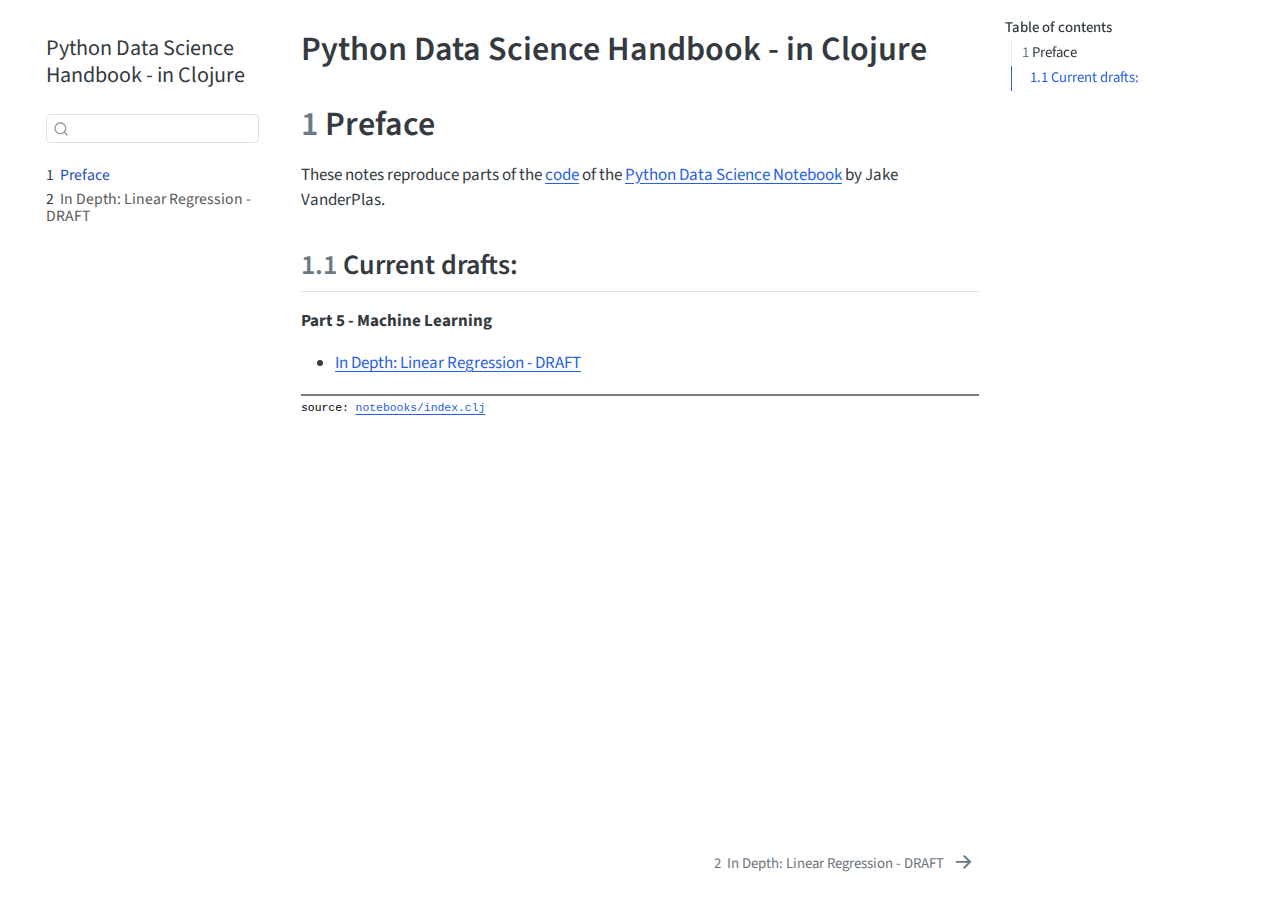
<file: docs/index.html>
<!DOCTYPE html>
<html xmlns="http://www.w3.org/1999/xhtml" lang="en" xml:lang="en"><head>

<meta charset="utf-8">
<meta name="generator" content="quarto-1.5.10">

<meta name="viewport" content="width=device-width, initial-scale=1.0, user-scalable=yes">


<title>Python Data Science Handbook - in Clojure</title>
<style>
code{white-space: pre-wrap;}
span.smallcaps{font-variant: small-caps;}
div.columns{display: flex; gap: min(4vw, 1.5em);}
div.column{flex: auto; overflow-x: auto;}
div.hanging-indent{margin-left: 1.5em; text-indent: -1.5em;}
ul.task-list{list-style: none;}
ul.task-list li input[type="checkbox"] {
  width: 0.8em;
  margin: 0 0.8em 0.2em -1em; /* quarto-specific, see https://github.com/quarto-dev/quarto-cli/issues/4556 */ 
  vertical-align: middle;
}
</style>


<script src="site_libs/quarto-nav/quarto-nav.js"></script>
<script src="site_libs/quarto-nav/headroom.min.js"></script>
<script src="site_libs/clipboard/clipboard.min.js"></script>
<script src="site_libs/quarto-search/autocomplete.umd.js"></script>
<script src="site_libs/quarto-search/fuse.min.js"></script>
<script src="site_libs/quarto-search/quarto-search.js"></script>
<meta name="quarto:offset" content="./">
<link href="./pdshic.05_06_linear_regression.html" rel="next">
<script src="site_libs/quarto-html/quarto.js"></script>
<script src="site_libs/quarto-html/popper.min.js"></script>
<script src="site_libs/quarto-html/tippy.umd.min.js"></script>
<script src="site_libs/quarto-html/anchor.min.js"></script>
<link href="site_libs/quarto-html/tippy.css" rel="stylesheet">
<link href="site_libs/quarto-html/quarto-syntax-highlighting.css" rel="stylesheet" id="quarto-text-highlighting-styles">
<script src="site_libs/bootstrap/bootstrap.min.js"></script>
<link href="site_libs/bootstrap/bootstrap-icons.css" rel="stylesheet">
<link href="site_libs/bootstrap/bootstrap.min.css" rel="stylesheet" id="quarto-bootstrap" data-mode="light">
<script id="quarto-search-options" type="application/json">{
  "location": "sidebar",
  "copy-button": false,
  "collapse-after": 3,
  "panel-placement": "start",
  "type": "textbox",
  "limit": 50,
  "keyboard-shortcut": [
    "f",
    "/",
    "s"
  ],
  "show-item-context": false,
  "language": {
    "search-no-results-text": "No results",
    "search-matching-documents-text": "matching documents",
    "search-copy-link-title": "Copy link to search",
    "search-hide-matches-text": "Hide additional matches",
    "search-more-match-text": "more match in this document",
    "search-more-matches-text": "more matches in this document",
    "search-clear-button-title": "Clear",
    "search-text-placeholder": "",
    "search-detached-cancel-button-title": "Cancel",
    "search-submit-button-title": "Submit",
    "search-label": "Search"
  }
}</script>
<link rel="icon" href="data:,">


</head>

<body class="nav-sidebar floating">

<div id="quarto-search-results"></div>
  <header id="quarto-header" class="headroom fixed-top">
  <nav class="quarto-secondary-nav">
    <div class="container-fluid d-flex">
      <button type="button" class="quarto-btn-toggle btn" data-bs-toggle="collapse" data-bs-target=".quarto-sidebar-collapse-item" aria-controls="quarto-sidebar" aria-expanded="false" aria-label="Toggle sidebar navigation" onclick="if (window.quartoToggleHeadroom) { window.quartoToggleHeadroom(); }">
        <i class="bi bi-layout-text-sidebar-reverse"></i>
      </button>
        <nav class="quarto-page-breadcrumbs" aria-label="breadcrumb"><ol class="breadcrumb"><li class="breadcrumb-item"><a href="./index.html"><span class="chapter-number">1</span>&nbsp; <span class="chapter-title">Preface</span></a></li></ol></nav>
        <a class="flex-grow-1" role="button" data-bs-toggle="collapse" data-bs-target=".quarto-sidebar-collapse-item" aria-controls="quarto-sidebar" aria-expanded="false" aria-label="Toggle sidebar navigation" onclick="if (window.quartoToggleHeadroom) { window.quartoToggleHeadroom(); }">      
        </a>
      <button type="button" class="btn quarto-search-button" aria-label="" onclick="window.quartoOpenSearch();">
        <i class="bi bi-search"></i>
      </button>
    </div>
  </nav>
</header>
<!-- content -->
<div id="quarto-content" class="quarto-container page-columns page-rows-contents page-layout-article">
<!-- sidebar -->
  <nav id="quarto-sidebar" class="sidebar collapse collapse-horizontal quarto-sidebar-collapse-item sidebar-navigation floating overflow-auto">
    <div class="pt-lg-2 mt-2 text-left sidebar-header">
    <div class="sidebar-title mb-0 py-0">
      <a href="./">Python Data Science Handbook - in Clojure</a> 
    </div>
      </div>
        <div class="mt-2 flex-shrink-0 align-items-center">
        <div class="sidebar-search">
        <div id="quarto-search" class="" title="Search"></div>
        </div>
        </div>
    <div class="sidebar-menu-container"> 
    <ul class="list-unstyled mt-1">
        <li class="sidebar-item">
  <div class="sidebar-item-container"> 
  <a href="./index.html" class="sidebar-item-text sidebar-link active">
 <span class="menu-text"><span class="chapter-number">1</span>&nbsp; <span class="chapter-title">Preface</span></span></a>
  </div>
</li>
        <li class="sidebar-item">
  <div class="sidebar-item-container"> 
  <a href="./pdshic.05_06_linear_regression.html" class="sidebar-item-text sidebar-link">
 <span class="menu-text"><span class="chapter-number">2</span>&nbsp; <span class="chapter-title">In Depth: Linear Regression - DRAFT</span></span></a>
  </div>
</li>
    </ul>
    </div>
</nav>
<div id="quarto-sidebar-glass" class="quarto-sidebar-collapse-item" data-bs-toggle="collapse" data-bs-target=".quarto-sidebar-collapse-item"></div>
<!-- margin-sidebar -->
    <div id="quarto-margin-sidebar" class="sidebar margin-sidebar">
        <nav id="TOC" role="doc-toc" class="toc-active">
    <h2 id="toc-title">Table of contents</h2>
   
  <ul>
  <li><a href="#preface" id="toc-preface" class="nav-link active" data-scroll-target="#preface"><span class="header-section-number">1</span> Preface</a>
  <ul>
  <li><a href="#current-drafts" id="toc-current-drafts" class="nav-link" data-scroll-target="#current-drafts"><span class="header-section-number">1.1</span> Current drafts:</a></li>
  </ul></li>
  </ul>
</nav>
    </div>
<!-- main -->
<main class="content" id="quarto-document-content">

<header id="title-block-header" class="quarto-title-block default">
<div class="quarto-title">
<h1 class="title">Python Data Science Handbook - in Clojure</h1>
</div>



<div class="quarto-title-meta">

    
  
    
  </div>
  


</header>


<style></style>
<style>.printedClojure .sourceCode {
  background-color: transparent;
  border-style: none;
}
</style>
<style>.clay-limit-image-width .clay-image {max-width: 100%}
</style>
<script src="index_files/md-default0.js" type="text/javascript"></script>
<script src="index_files/md-default1.js" type="text/javascript"></script>
<section id="preface" class="level1" data-number="1">
<h1 data-number="1"><span class="header-section-number">1</span> Preface</h1>
<p>These notes reproduce parts of the <a href="https://github.com/jakevdp/PythonDataScienceHandbook">code</a> of the <a href="https://jakevdp.github.io/PythonDataScienceHandbook/">Python Data Science Notebook</a> by Jake VanderPlas.</p>
<section id="current-drafts" class="level2" data-number="1.1">
<h2 data-number="1.1" class="anchored" data-anchor-id="current-drafts"><span class="header-section-number">1.1</span> Current drafts:</h2>
<p><strong>Part 5 - Machine Learning</strong></p>
<ul>
<li><a href="./pdshic.05_06_linear_regression.html">In Depth: Linear Regression - DRAFT</a></li>
</ul>
<div style="background-color:grey;height:2px;width:100%;"></div>
<div><pre><small><small>source: <a href="https://github.com/scicloj/python-data-science-handbook-in-clojure/blob/main/notebooks/index.clj">notebooks/index.clj</a></small></small></pre></div>


</section>
</section>

</main> <!-- /main -->
<script id="quarto-html-after-body" type="application/javascript">
window.document.addEventListener("DOMContentLoaded", function (event) {
  const toggleBodyColorMode = (bsSheetEl) => {
    const mode = bsSheetEl.getAttribute("data-mode");
    const bodyEl = window.document.querySelector("body");
    if (mode === "dark") {
      bodyEl.classList.add("quarto-dark");
      bodyEl.classList.remove("quarto-light");
    } else {
      bodyEl.classList.add("quarto-light");
      bodyEl.classList.remove("quarto-dark");
    }
  }
  const toggleBodyColorPrimary = () => {
    const bsSheetEl = window.document.querySelector("link#quarto-bootstrap");
    if (bsSheetEl) {
      toggleBodyColorMode(bsSheetEl);
    }
  }
  toggleBodyColorPrimary();  
  const icon = "";
  const anchorJS = new window.AnchorJS();
  anchorJS.options = {
    placement: 'right',
    icon: icon
  };
  anchorJS.add('.anchored');
  const isCodeAnnotation = (el) => {
    for (const clz of el.classList) {
      if (clz.startsWith('code-annotation-')) {                     
        return true;
      }
    }
    return false;
  }
  const clipboard = new window.ClipboardJS('.code-copy-button', {
    text: function(trigger) {
      const codeEl = trigger.previousElementSibling.cloneNode(true);
      for (const childEl of codeEl.children) {
        if (isCodeAnnotation(childEl)) {
          childEl.remove();
        }
      }
      return codeEl.innerText;
    }
  });
  clipboard.on('success', function(e) {
    // button target
    const button = e.trigger;
    // don't keep focus
    button.blur();
    // flash "checked"
    button.classList.add('code-copy-button-checked');
    var currentTitle = button.getAttribute("title");
    button.setAttribute("title", "Copied!");
    let tooltip;
    if (window.bootstrap) {
      button.setAttribute("data-bs-toggle", "tooltip");
      button.setAttribute("data-bs-placement", "left");
      button.setAttribute("data-bs-title", "Copied!");
      tooltip = new bootstrap.Tooltip(button, 
        { trigger: "manual", 
          customClass: "code-copy-button-tooltip",
          offset: [0, -8]});
      tooltip.show();    
    }
    setTimeout(function() {
      if (tooltip) {
        tooltip.hide();
        button.removeAttribute("data-bs-title");
        button.removeAttribute("data-bs-toggle");
        button.removeAttribute("data-bs-placement");
      }
      button.setAttribute("title", currentTitle);
      button.classList.remove('code-copy-button-checked');
    }, 1000);
    // clear code selection
    e.clearSelection();
  });
  function tippyHover(el, contentFn, onTriggerFn, onUntriggerFn) {
    const config = {
      allowHTML: true,
      maxWidth: 500,
      delay: 100,
      arrow: false,
      appendTo: function(el) {
          return el.parentElement;
      },
      interactive: true,
      interactiveBorder: 10,
      theme: 'quarto',
      placement: 'bottom-start',
    };
    if (contentFn) {
      config.content = contentFn;
    }
    if (onTriggerFn) {
      config.onTrigger = onTriggerFn;
    }
    if (onUntriggerFn) {
      config.onUntrigger = onUntriggerFn;
    }
    window.tippy(el, config); 
  }
  const noterefs = window.document.querySelectorAll('a[role="doc-noteref"]');
  for (var i=0; i<noterefs.length; i++) {
    const ref = noterefs[i];
    tippyHover(ref, function() {
      // use id or data attribute instead here
      let href = ref.getAttribute('data-footnote-href') || ref.getAttribute('href');
      try { href = new URL(href).hash; } catch {}
      const id = href.replace(/^#\/?/, "");
      const note = window.document.getElementById(id);
      return note.innerHTML;
    });
  }
  const xrefs = window.document.querySelectorAll('a.quarto-xref');
  const processXRef = (id, note) => {
    // Strip column container classes
    const stripColumnClz = (el) => {
      el.classList.remove("page-full", "page-columns");
      if (el.children) {
        for (const child of el.children) {
          stripColumnClz(child);
        }
      }
    }
    stripColumnClz(note)
    if (id === null || id.startsWith('sec-')) {
      // Special case sections, only their first couple elements
      const container = document.createElement("div");
      if (note.children && note.children.length > 2) {
        container.appendChild(note.children[0].cloneNode(true));
        for (let i = 1; i < note.children.length; i++) {
          const child = note.children[i];
          if (child.tagName === "P" && child.innerText === "") {
            continue;
          } else {
            container.appendChild(child.cloneNode(true));
            break;
          }
        }
        if (window.Quarto?.typesetMath) {
          window.Quarto.typesetMath(container);
        }
        return container.innerHTML
      } else {
        if (window.Quarto?.typesetMath) {
          window.Quarto.typesetMath(note);
        }
        return note.innerHTML;
      }
    } else {
      // Remove any anchor links if they are present
      const anchorLink = note.querySelector('a.anchorjs-link');
      if (anchorLink) {
        anchorLink.remove();
      }
      if (window.Quarto?.typesetMath) {
        window.Quarto.typesetMath(note);
      }
      // TODO in 1.5, we should make sure this works without a callout special case
      if (note.classList.contains("callout")) {
        return note.outerHTML;
      } else {
        return note.innerHTML;
      }
    }
  }
  for (var i=0; i<xrefs.length; i++) {
    const xref = xrefs[i];
    tippyHover(xref, undefined, function(instance) {
      instance.disable();
      let url = xref.getAttribute('href');
      let hash = undefined; 
      if (url.startsWith('#')) {
        hash = url;
      } else {
        try { hash = new URL(url).hash; } catch {}
      }
      if (hash) {
        const id = hash.replace(/^#\/?/, "");
        const note = window.document.getElementById(id);
        if (note !== null) {
          try {
            const html = processXRef(id, note.cloneNode(true));
            instance.setContent(html);
          } finally {
            instance.enable();
            instance.show();
          }
        } else {
          // See if we can fetch this
          fetch(url.split('#')[0])
          .then(res => res.text())
          .then(html => {
            const parser = new DOMParser();
            const htmlDoc = parser.parseFromString(html, "text/html");
            const note = htmlDoc.getElementById(id);
            if (note !== null) {
              const html = processXRef(id, note);
              instance.setContent(html);
            } 
          }).finally(() => {
            instance.enable();
            instance.show();
          });
        }
      } else {
        // See if we can fetch a full url (with no hash to target)
        // This is a special case and we should probably do some content thinning / targeting
        fetch(url)
        .then(res => res.text())
        .then(html => {
          const parser = new DOMParser();
          const htmlDoc = parser.parseFromString(html, "text/html");
          const note = htmlDoc.querySelector('main.content');
          if (note !== null) {
            // This should only happen for chapter cross references
            // (since there is no id in the URL)
            // remove the first header
            if (note.children.length > 0 && note.children[0].tagName === "HEADER") {
              note.children[0].remove();
            }
            const html = processXRef(null, note);
            instance.setContent(html);
          } 
        }).finally(() => {
          instance.enable();
          instance.show();
        });
      }
    }, function(instance) {
    });
  }
      let selectedAnnoteEl;
      const selectorForAnnotation = ( cell, annotation) => {
        let cellAttr = 'data-code-cell="' + cell + '"';
        let lineAttr = 'data-code-annotation="' +  annotation + '"';
        const selector = 'span[' + cellAttr + '][' + lineAttr + ']';
        return selector;
      }
      const selectCodeLines = (annoteEl) => {
        const doc = window.document;
        const targetCell = annoteEl.getAttribute("data-target-cell");
        const targetAnnotation = annoteEl.getAttribute("data-target-annotation");
        const annoteSpan = window.document.querySelector(selectorForAnnotation(targetCell, targetAnnotation));
        const lines = annoteSpan.getAttribute("data-code-lines").split(",");
        const lineIds = lines.map((line) => {
          return targetCell + "-" + line;
        })
        let top = null;
        let height = null;
        let parent = null;
        if (lineIds.length > 0) {
            //compute the position of the single el (top and bottom and make a div)
            const el = window.document.getElementById(lineIds[0]);
            top = el.offsetTop;
            height = el.offsetHeight;
            parent = el.parentElement.parentElement;
          if (lineIds.length > 1) {
            const lastEl = window.document.getElementById(lineIds[lineIds.length - 1]);
            const bottom = lastEl.offsetTop + lastEl.offsetHeight;
            height = bottom - top;
          }
          if (top !== null && height !== null && parent !== null) {
            // cook up a div (if necessary) and position it 
            let div = window.document.getElementById("code-annotation-line-highlight");
            if (div === null) {
              div = window.document.createElement("div");
              div.setAttribute("id", "code-annotation-line-highlight");
              div.style.position = 'absolute';
              parent.appendChild(div);
            }
            div.style.top = top - 2 + "px";
            div.style.height = height + 4 + "px";
            div.style.left = 0;
            let gutterDiv = window.document.getElementById("code-annotation-line-highlight-gutter");
            if (gutterDiv === null) {
              gutterDiv = window.document.createElement("div");
              gutterDiv.setAttribute("id", "code-annotation-line-highlight-gutter");
              gutterDiv.style.position = 'absolute';
              const codeCell = window.document.getElementById(targetCell);
              const gutter = codeCell.querySelector('.code-annotation-gutter');
              gutter.appendChild(gutterDiv);
            }
            gutterDiv.style.top = top - 2 + "px";
            gutterDiv.style.height = height + 4 + "px";
          }
          selectedAnnoteEl = annoteEl;
        }
      };
      const unselectCodeLines = () => {
        const elementsIds = ["code-annotation-line-highlight", "code-annotation-line-highlight-gutter"];
        elementsIds.forEach((elId) => {
          const div = window.document.getElementById(elId);
          if (div) {
            div.remove();
          }
        });
        selectedAnnoteEl = undefined;
      };
        // Handle positioning of the toggle
    window.addEventListener(
      "resize",
      throttle(() => {
        elRect = undefined;
        if (selectedAnnoteEl) {
          selectCodeLines(selectedAnnoteEl);
        }
      }, 10)
    );
    function throttle(fn, ms) {
    let throttle = false;
    let timer;
      return (...args) => {
        if(!throttle) { // first call gets through
            fn.apply(this, args);
            throttle = true;
        } else { // all the others get throttled
            if(timer) clearTimeout(timer); // cancel #2
            timer = setTimeout(() => {
              fn.apply(this, args);
              timer = throttle = false;
            }, ms);
        }
      };
    }
      // Attach click handler to the DT
      const annoteDls = window.document.querySelectorAll('dt[data-target-cell]');
      for (const annoteDlNode of annoteDls) {
        annoteDlNode.addEventListener('click', (event) => {
          const clickedEl = event.target;
          if (clickedEl !== selectedAnnoteEl) {
            unselectCodeLines();
            const activeEl = window.document.querySelector('dt[data-target-cell].code-annotation-active');
            if (activeEl) {
              activeEl.classList.remove('code-annotation-active');
            }
            selectCodeLines(clickedEl);
            clickedEl.classList.add('code-annotation-active');
          } else {
            // Unselect the line
            unselectCodeLines();
            clickedEl.classList.remove('code-annotation-active');
          }
        });
      }
  const findCites = (el) => {
    const parentEl = el.parentElement;
    if (parentEl) {
      const cites = parentEl.dataset.cites;
      if (cites) {
        return {
          el,
          cites: cites.split(' ')
        };
      } else {
        return findCites(el.parentElement)
      }
    } else {
      return undefined;
    }
  };
  var bibliorefs = window.document.querySelectorAll('a[role="doc-biblioref"]');
  for (var i=0; i<bibliorefs.length; i++) {
    const ref = bibliorefs[i];
    const citeInfo = findCites(ref);
    if (citeInfo) {
      tippyHover(citeInfo.el, function() {
        var popup = window.document.createElement('div');
        citeInfo.cites.forEach(function(cite) {
          var citeDiv = window.document.createElement('div');
          citeDiv.classList.add('hanging-indent');
          citeDiv.classList.add('csl-entry');
          var biblioDiv = window.document.getElementById('ref-' + cite);
          if (biblioDiv) {
            citeDiv.innerHTML = biblioDiv.innerHTML;
          }
          popup.appendChild(citeDiv);
        });
        return popup.innerHTML;
      });
    }
  }
});
</script>
<nav class="page-navigation">
  <div class="nav-page nav-page-previous">
  </div>
  <div class="nav-page nav-page-next">
      <a href="./pdshic.05_06_linear_regression.html" class="pagination-link" aria-label="In Depth: Linear Regression - DRAFT">
        <span class="nav-page-text"><span class="chapter-number">2</span>&nbsp; <span class="chapter-title">In Depth: Linear Regression - DRAFT</span></span> <i class="bi bi-arrow-right-short"></i>
      </a>
  </div>
</nav>
</div> <!-- /content -->




</body></html>
</file>
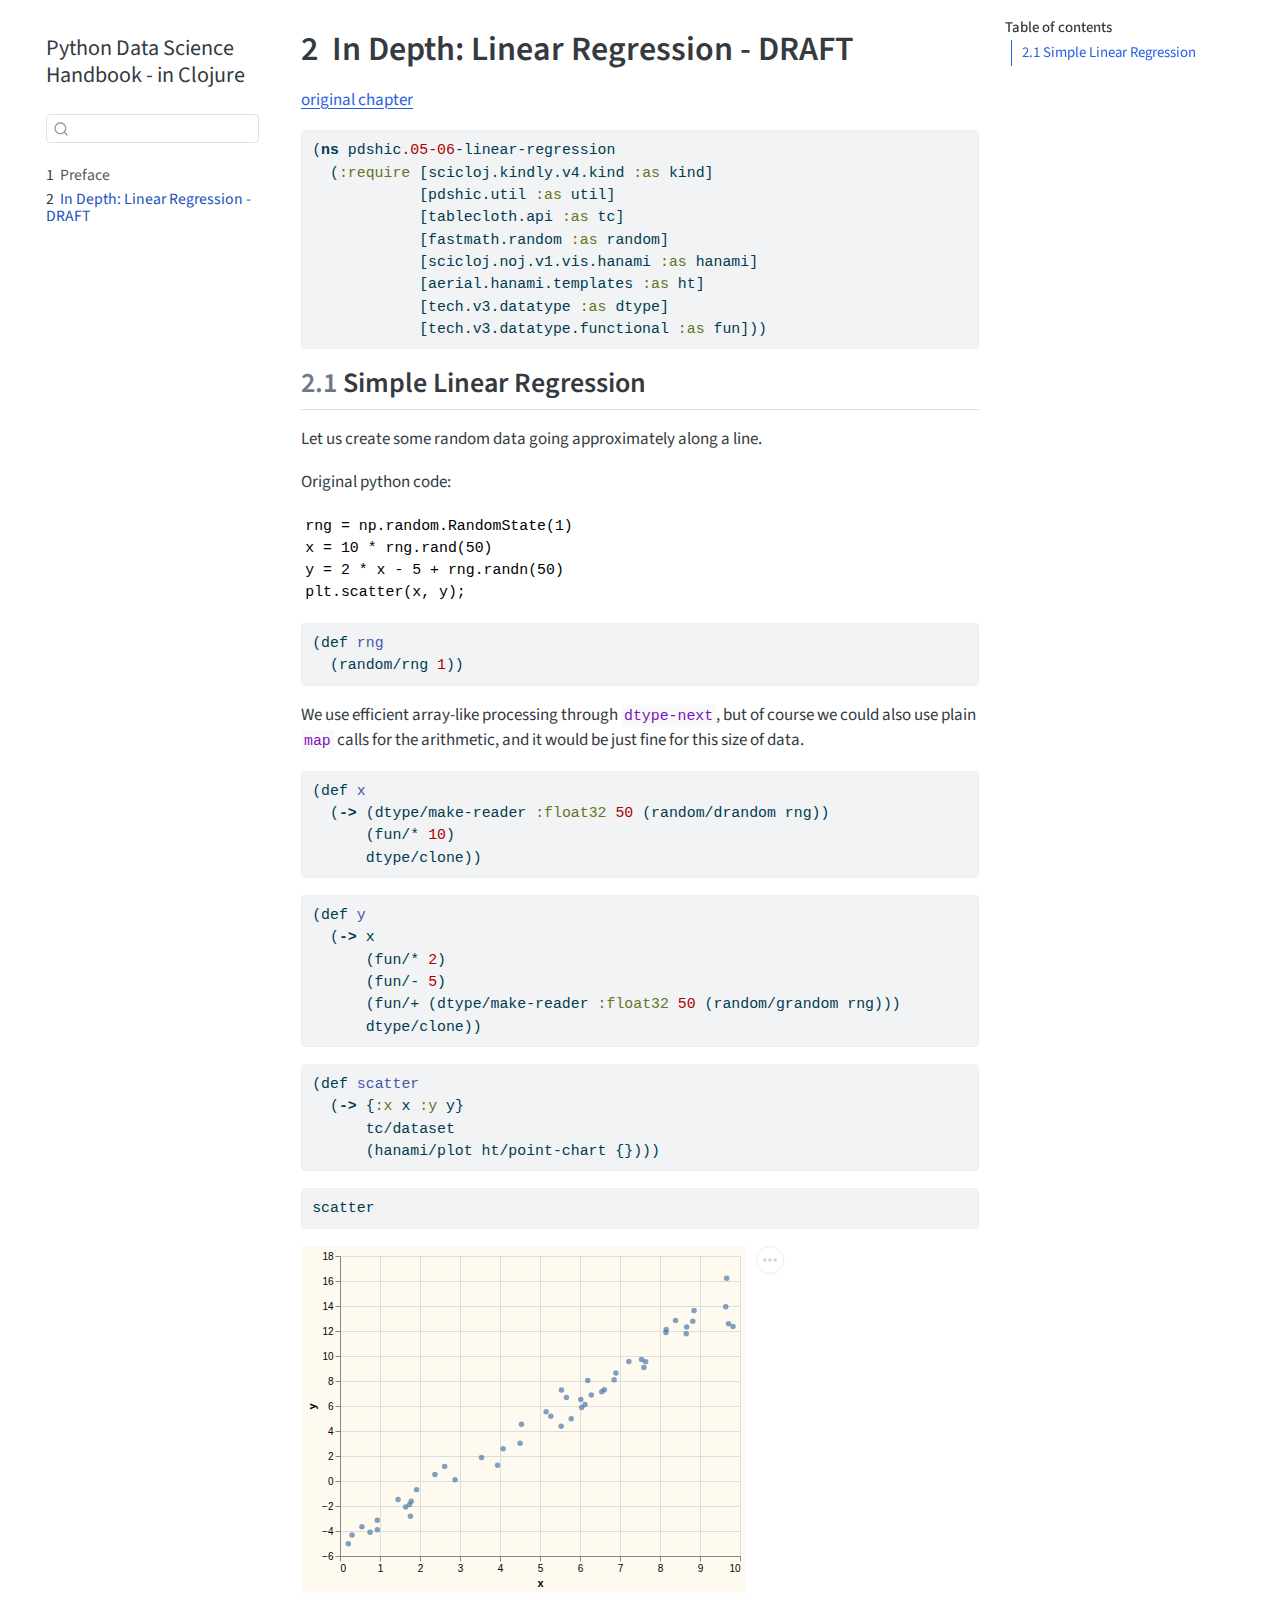
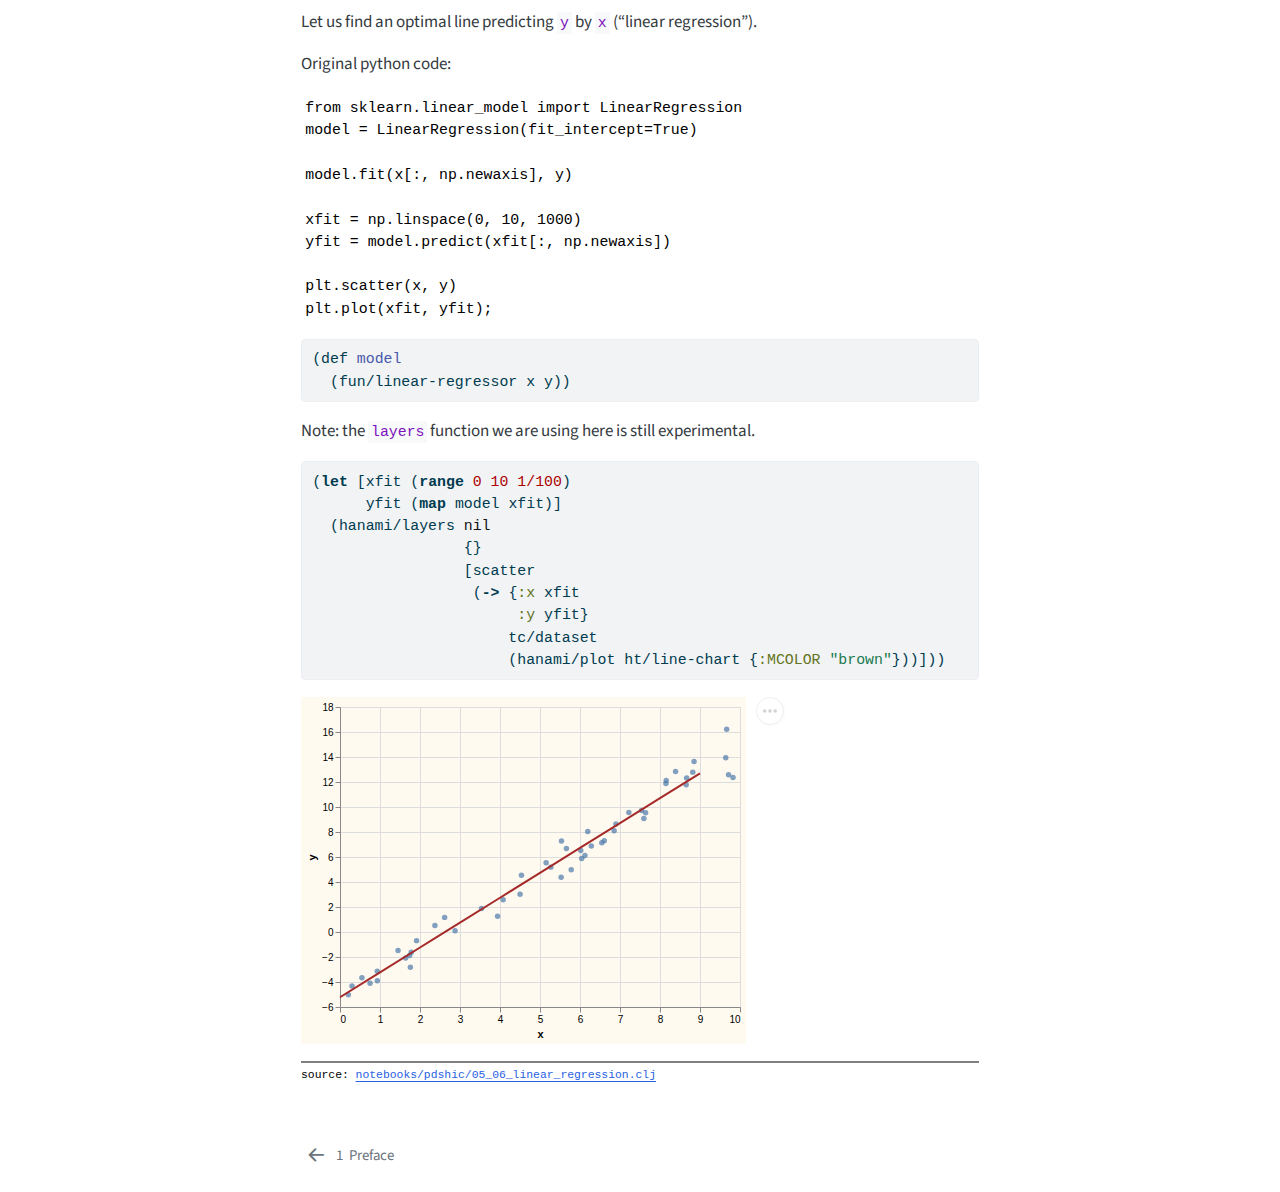
<file: docs/pdshic.05_06_linear_regression.html>
<!DOCTYPE html>
<html xmlns="http://www.w3.org/1999/xhtml" lang="en" xml:lang="en"><head>

<meta charset="utf-8">
<meta name="generator" content="quarto-1.5.10">

<meta name="viewport" content="width=device-width, initial-scale=1.0, user-scalable=yes">


<title>Python Data Science Handbook - in Clojure – 2&nbsp; In Depth: Linear Regression - DRAFT</title>
<style>
code{white-space: pre-wrap;}
span.smallcaps{font-variant: small-caps;}
div.columns{display: flex; gap: min(4vw, 1.5em);}
div.column{flex: auto; overflow-x: auto;}
div.hanging-indent{margin-left: 1.5em; text-indent: -1.5em;}
ul.task-list{list-style: none;}
ul.task-list li input[type="checkbox"] {
  width: 0.8em;
  margin: 0 0.8em 0.2em -1em; /* quarto-specific, see https://github.com/quarto-dev/quarto-cli/issues/4556 */ 
  vertical-align: middle;
}
/* CSS for syntax highlighting */
pre > code.sourceCode { white-space: pre; position: relative; }
pre > code.sourceCode > span { line-height: 1.25; }
pre > code.sourceCode > span:empty { height: 1.2em; }
.sourceCode { overflow: visible; }
code.sourceCode > span { color: inherit; text-decoration: inherit; }
div.sourceCode { margin: 1em 0; }
pre.sourceCode { margin: 0; }
@media screen {
div.sourceCode { overflow: auto; }
}
@media print {
pre > code.sourceCode { white-space: pre-wrap; }
pre > code.sourceCode > span { text-indent: -5em; padding-left: 5em; }
}
pre.numberSource code
  { counter-reset: source-line 0; }
pre.numberSource code > span
  { position: relative; left: -4em; counter-increment: source-line; }
pre.numberSource code > span > a:first-child::before
  { content: counter(source-line);
    position: relative; left: -1em; text-align: right; vertical-align: baseline;
    border: none; display: inline-block;
    -webkit-touch-callout: none; -webkit-user-select: none;
    -khtml-user-select: none; -moz-user-select: none;
    -ms-user-select: none; user-select: none;
    padding: 0 4px; width: 4em;
  }
pre.numberSource { margin-left: 3em;  padding-left: 4px; }
div.sourceCode
  {   }
@media screen {
pre > code.sourceCode > span > a:first-child::before { text-decoration: underline; }
}
</style>


<script src="site_libs/quarto-nav/quarto-nav.js"></script>
<script src="site_libs/quarto-nav/headroom.min.js"></script>
<script src="site_libs/clipboard/clipboard.min.js"></script>
<script src="site_libs/quarto-search/autocomplete.umd.js"></script>
<script src="site_libs/quarto-search/fuse.min.js"></script>
<script src="site_libs/quarto-search/quarto-search.js"></script>
<meta name="quarto:offset" content="./">
<link href="./index.html" rel="prev">
<script src="site_libs/quarto-html/quarto.js"></script>
<script src="site_libs/quarto-html/popper.min.js"></script>
<script src="site_libs/quarto-html/tippy.umd.min.js"></script>
<script src="site_libs/quarto-html/anchor.min.js"></script>
<link href="site_libs/quarto-html/tippy.css" rel="stylesheet">
<link href="site_libs/quarto-html/quarto-syntax-highlighting.css" rel="stylesheet" id="quarto-text-highlighting-styles">
<script src="site_libs/bootstrap/bootstrap.min.js"></script>
<link href="site_libs/bootstrap/bootstrap-icons.css" rel="stylesheet">
<link href="site_libs/bootstrap/bootstrap.min.css" rel="stylesheet" id="quarto-bootstrap" data-mode="light">
<script id="quarto-search-options" type="application/json">{
  "location": "sidebar",
  "copy-button": false,
  "collapse-after": 3,
  "panel-placement": "start",
  "type": "textbox",
  "limit": 50,
  "keyboard-shortcut": [
    "f",
    "/",
    "s"
  ],
  "show-item-context": false,
  "language": {
    "search-no-results-text": "No results",
    "search-matching-documents-text": "matching documents",
    "search-copy-link-title": "Copy link to search",
    "search-hide-matches-text": "Hide additional matches",
    "search-more-match-text": "more match in this document",
    "search-more-matches-text": "more matches in this document",
    "search-clear-button-title": "Clear",
    "search-text-placeholder": "",
    "search-detached-cancel-button-title": "Cancel",
    "search-submit-button-title": "Submit",
    "search-label": "Search"
  }
}</script>
<link rel="icon" href="data:,">


</head>

<body class="nav-sidebar floating">

<div id="quarto-search-results"></div>
  <header id="quarto-header" class="headroom fixed-top">
  <nav class="quarto-secondary-nav">
    <div class="container-fluid d-flex">
      <button type="button" class="quarto-btn-toggle btn" data-bs-toggle="collapse" data-bs-target=".quarto-sidebar-collapse-item" aria-controls="quarto-sidebar" aria-expanded="false" aria-label="Toggle sidebar navigation" onclick="if (window.quartoToggleHeadroom) { window.quartoToggleHeadroom(); }">
        <i class="bi bi-layout-text-sidebar-reverse"></i>
      </button>
        <nav class="quarto-page-breadcrumbs" aria-label="breadcrumb"><ol class="breadcrumb"><li class="breadcrumb-item"><a href="./pdshic.05_06_linear_regression.html"><span class="chapter-number">2</span>&nbsp; <span class="chapter-title">In Depth: Linear Regression - DRAFT</span></a></li></ol></nav>
        <a class="flex-grow-1" role="button" data-bs-toggle="collapse" data-bs-target=".quarto-sidebar-collapse-item" aria-controls="quarto-sidebar" aria-expanded="false" aria-label="Toggle sidebar navigation" onclick="if (window.quartoToggleHeadroom) { window.quartoToggleHeadroom(); }">      
        </a>
      <button type="button" class="btn quarto-search-button" aria-label="" onclick="window.quartoOpenSearch();">
        <i class="bi bi-search"></i>
      </button>
    </div>
  </nav>
</header>
<!-- content -->
<div id="quarto-content" class="quarto-container page-columns page-rows-contents page-layout-article">
<!-- sidebar -->
  <nav id="quarto-sidebar" class="sidebar collapse collapse-horizontal quarto-sidebar-collapse-item sidebar-navigation floating overflow-auto">
    <div class="pt-lg-2 mt-2 text-left sidebar-header">
    <div class="sidebar-title mb-0 py-0">
      <a href="./">Python Data Science Handbook - in Clojure</a> 
    </div>
      </div>
        <div class="mt-2 flex-shrink-0 align-items-center">
        <div class="sidebar-search">
        <div id="quarto-search" class="" title="Search"></div>
        </div>
        </div>
    <div class="sidebar-menu-container"> 
    <ul class="list-unstyled mt-1">
        <li class="sidebar-item">
  <div class="sidebar-item-container"> 
  <a href="./index.html" class="sidebar-item-text sidebar-link">
 <span class="menu-text"><span class="chapter-number">1</span>&nbsp; <span class="chapter-title">Preface</span></span></a>
  </div>
</li>
        <li class="sidebar-item">
  <div class="sidebar-item-container"> 
  <a href="./pdshic.05_06_linear_regression.html" class="sidebar-item-text sidebar-link active">
 <span class="menu-text"><span class="chapter-number">2</span>&nbsp; <span class="chapter-title">In Depth: Linear Regression - DRAFT</span></span></a>
  </div>
</li>
    </ul>
    </div>
</nav>
<div id="quarto-sidebar-glass" class="quarto-sidebar-collapse-item" data-bs-toggle="collapse" data-bs-target=".quarto-sidebar-collapse-item"></div>
<!-- margin-sidebar -->
    <div id="quarto-margin-sidebar" class="sidebar margin-sidebar">
        <nav id="TOC" role="doc-toc" class="toc-active">
    <h2 id="toc-title">Table of contents</h2>
   
  <ul>
  <li><a href="#simple-linear-regression" id="toc-simple-linear-regression" class="nav-link active" data-scroll-target="#simple-linear-regression"><span class="header-section-number">2.1</span> Simple Linear Regression</a></li>
  </ul>
</nav>
    </div>
<!-- main -->
<main class="content" id="quarto-document-content">

<header id="title-block-header" class="quarto-title-block default">
<div class="quarto-title">
<h1 class="title"><span class="chapter-number">2</span>&nbsp; <span class="chapter-title">In Depth: Linear Regression - DRAFT</span></h1>
</div>



<div class="quarto-title-meta">

    
  
    
  </div>
  


</header>


<style></style>
<style>.printedClojure .sourceCode {
  background-color: transparent;
  border-style: none;
}
</style>
<style>.clay-limit-image-width .clay-image {max-width: 100%}
</style>
<script src="pdshic.05_06_linear_regression_files/md-default1.js" type="text/javascript"></script>
<script src="pdshic.05_06_linear_regression_files/md-default2.js" type="text/javascript"></script>
<script src="pdshic.05_06_linear_regression_files/vega3.js" type="text/javascript"></script>
<script src="pdshic.05_06_linear_regression_files/vega4.js" type="text/javascript"></script>
<script src="pdshic.05_06_linear_regression_files/vega5.js" type="text/javascript"></script>
<p><a href="https://jakevdp.github.io/PythonDataScienceHandbook/05.06-linear-regression.html">original chapter</a></p>
<div class="sourceClojure">
<div class="sourceCode" id="cb1"><pre class="sourceCode clojure code-with-copy"><code class="sourceCode clojure"><span id="cb1-1"><a href="#cb1-1" aria-hidden="true" tabindex="-1"></a>(<span class="kw">ns</span> pdshic<span class="fl">.05</span><span class="dv">-06</span>-linear-regression</span>
<span id="cb1-2"><a href="#cb1-2" aria-hidden="true" tabindex="-1"></a>  (<span class="at">:require</span> [scicloj.kindly.v4.kind <span class="at">:as</span> kind]</span>
<span id="cb1-3"><a href="#cb1-3" aria-hidden="true" tabindex="-1"></a>            [pdshic.util <span class="at">:as</span> util]</span>
<span id="cb1-4"><a href="#cb1-4" aria-hidden="true" tabindex="-1"></a>            [tablecloth.api <span class="at">:as</span> tc]</span>
<span id="cb1-5"><a href="#cb1-5" aria-hidden="true" tabindex="-1"></a>            [fastmath.random <span class="at">:as</span> random]</span>
<span id="cb1-6"><a href="#cb1-6" aria-hidden="true" tabindex="-1"></a>            [scicloj.noj.v1.vis.hanami <span class="at">:as</span> hanami]</span>
<span id="cb1-7"><a href="#cb1-7" aria-hidden="true" tabindex="-1"></a>            [aerial.hanami.templates <span class="at">:as</span> ht]</span>
<span id="cb1-8"><a href="#cb1-8" aria-hidden="true" tabindex="-1"></a>            [tech.v3.datatype <span class="at">:as</span> dtype]</span>
<span id="cb1-9"><a href="#cb1-9" aria-hidden="true" tabindex="-1"></a>            [tech.v3.datatype.functional <span class="at">:as</span> fun]))</span></code><button title="Copy to Clipboard" class="code-copy-button"><i class="bi"></i></button></pre></div>
</div>
<section id="simple-linear-regression" class="level2" data-number="2.1">
<h2 data-number="2.1" class="anchored" data-anchor-id="simple-linear-regression"><span class="header-section-number">2.1</span> Simple Linear Regression</h2>
<p>Let us create some random data going approximately along a line.</p>
<p>Original python code:</p>
<pre><code>rng = np.random.RandomState(1)
x = 10 * rng.rand(50)
y = 2 * x - 5 + rng.randn(50)
plt.scatter(x, y);</code></pre>
<div class="sourceClojure">
<div class="sourceCode" id="cb3"><pre class="sourceCode clojure code-with-copy"><code class="sourceCode clojure"><span id="cb3-1"><a href="#cb3-1" aria-hidden="true" tabindex="-1"></a>(<span class="bu">def</span><span class="fu"> rng</span></span>
<span id="cb3-2"><a href="#cb3-2" aria-hidden="true" tabindex="-1"></a>  (random/rng <span class="dv">1</span>))</span></code><button title="Copy to Clipboard" class="code-copy-button"><i class="bi"></i></button></pre></div>
</div>
<p>We use efficient array-like processing through <code>dtype-next</code>, but of course we could also use plain <code>map</code> calls for the arithmetic, and it would be just fine for this size of data.</p>
<div class="sourceClojure">
<div class="sourceCode" id="cb4"><pre class="sourceCode clojure code-with-copy"><code class="sourceCode clojure"><span id="cb4-1"><a href="#cb4-1" aria-hidden="true" tabindex="-1"></a>(<span class="bu">def</span><span class="fu"> x</span></span>
<span id="cb4-2"><a href="#cb4-2" aria-hidden="true" tabindex="-1"></a>  (<span class="kw">-&gt;</span> (dtype/make-reader <span class="at">:float32</span> <span class="dv">50</span> (random/drandom rng))</span>
<span id="cb4-3"><a href="#cb4-3" aria-hidden="true" tabindex="-1"></a>      (fun/* <span class="dv">10</span>)</span>
<span id="cb4-4"><a href="#cb4-4" aria-hidden="true" tabindex="-1"></a>      dtype/clone))</span></code><button title="Copy to Clipboard" class="code-copy-button"><i class="bi"></i></button></pre></div>
</div>
<div class="sourceClojure">
<div class="sourceCode" id="cb5"><pre class="sourceCode clojure code-with-copy"><code class="sourceCode clojure"><span id="cb5-1"><a href="#cb5-1" aria-hidden="true" tabindex="-1"></a>(<span class="bu">def</span><span class="fu"> y</span></span>
<span id="cb5-2"><a href="#cb5-2" aria-hidden="true" tabindex="-1"></a>  (<span class="kw">-&gt;</span> x</span>
<span id="cb5-3"><a href="#cb5-3" aria-hidden="true" tabindex="-1"></a>      (fun/* <span class="dv">2</span>)</span>
<span id="cb5-4"><a href="#cb5-4" aria-hidden="true" tabindex="-1"></a>      (fun/- <span class="dv">5</span>)</span>
<span id="cb5-5"><a href="#cb5-5" aria-hidden="true" tabindex="-1"></a>      (fun/+ (dtype/make-reader <span class="at">:float32</span> <span class="dv">50</span> (random/grandom rng)))</span>
<span id="cb5-6"><a href="#cb5-6" aria-hidden="true" tabindex="-1"></a>      dtype/clone))</span></code><button title="Copy to Clipboard" class="code-copy-button"><i class="bi"></i></button></pre></div>
</div>
<div class="sourceClojure">
<div class="sourceCode" id="cb6"><pre class="sourceCode clojure code-with-copy"><code class="sourceCode clojure"><span id="cb6-1"><a href="#cb6-1" aria-hidden="true" tabindex="-1"></a>(<span class="bu">def</span><span class="fu"> scatter</span></span>
<span id="cb6-2"><a href="#cb6-2" aria-hidden="true" tabindex="-1"></a>  (<span class="kw">-&gt;</span> {<span class="at">:x</span> x <span class="at">:y</span> y}</span>
<span id="cb6-3"><a href="#cb6-3" aria-hidden="true" tabindex="-1"></a>      tc/dataset</span>
<span id="cb6-4"><a href="#cb6-4" aria-hidden="true" tabindex="-1"></a>      (hanami/plot ht/point-chart {})))</span></code><button title="Copy to Clipboard" class="code-copy-button"><i class="bi"></i></button></pre></div>
</div>
<div class="sourceClojure">
<div class="sourceCode" id="cb7"><pre class="sourceCode clojure code-with-copy"><code class="sourceCode clojure"><span id="cb7-1"><a href="#cb7-1" aria-hidden="true" tabindex="-1"></a>scatter</span></code><button title="Copy to Clipboard" class="code-copy-button"><i class="bi"></i></button></pre></div>
</div>
<div><script>vegaEmbed(document.currentScript.parentElement, {"encoding":{"y":{"field":"y","type":"quantitative"},"x":{"field":"x","type":"quantitative"}},"usermeta":{"embedOptions":{"renderer":"svg"}},"mark":{"type":"circle","tooltip":true},"width":400,"background":"floralwhite","height":300,"data":{"url":"pdshic.05_06_linear_regression_files\/0.csv","format":{"type":"csv"}}});</script></div>
<p>Let us find an optimal line predicting <code>y</code> by <code>x</code> (“linear regression”).</p>
<p>Original python code:</p>
<pre><code>from sklearn.linear_model import LinearRegression
model = LinearRegression(fit_intercept=True)

model.fit(x[:, np.newaxis], y)

xfit = np.linspace(0, 10, 1000)
yfit = model.predict(xfit[:, np.newaxis])

plt.scatter(x, y)
plt.plot(xfit, yfit);</code></pre>
<div class="sourceClojure">
<div class="sourceCode" id="cb9"><pre class="sourceCode clojure code-with-copy"><code class="sourceCode clojure"><span id="cb9-1"><a href="#cb9-1" aria-hidden="true" tabindex="-1"></a>(<span class="bu">def</span><span class="fu"> model</span></span>
<span id="cb9-2"><a href="#cb9-2" aria-hidden="true" tabindex="-1"></a>  (fun/linear-regressor x y))</span></code><button title="Copy to Clipboard" class="code-copy-button"><i class="bi"></i></button></pre></div>
</div>
<p>Note: the <code>layers</code> function we are using here is still experimental.</p>
<div class="sourceClojure">
<div class="sourceCode" id="cb10"><pre class="sourceCode clojure code-with-copy"><code class="sourceCode clojure"><span id="cb10-1"><a href="#cb10-1" aria-hidden="true" tabindex="-1"></a>(<span class="kw">let</span> [xfit (<span class="kw">range</span> <span class="dv">0</span> <span class="dv">10</span> <span class="fl">1/100</span>)</span>
<span id="cb10-2"><a href="#cb10-2" aria-hidden="true" tabindex="-1"></a>      yfit (<span class="kw">map</span> model xfit)]</span>
<span id="cb10-3"><a href="#cb10-3" aria-hidden="true" tabindex="-1"></a>  (hanami/layers <span class="va">nil</span></span>
<span id="cb10-4"><a href="#cb10-4" aria-hidden="true" tabindex="-1"></a>                 {}</span>
<span id="cb10-5"><a href="#cb10-5" aria-hidden="true" tabindex="-1"></a>                 [scatter</span>
<span id="cb10-6"><a href="#cb10-6" aria-hidden="true" tabindex="-1"></a>                  (<span class="kw">-&gt;</span> {<span class="at">:x</span> xfit</span>
<span id="cb10-7"><a href="#cb10-7" aria-hidden="true" tabindex="-1"></a>                       <span class="at">:y</span> yfit}</span>
<span id="cb10-8"><a href="#cb10-8" aria-hidden="true" tabindex="-1"></a>                      tc/dataset</span>
<span id="cb10-9"><a href="#cb10-9" aria-hidden="true" tabindex="-1"></a>                      (hanami/plot ht/line-chart {<span class="at">:MCOLOR</span> <span class="st">"brown"</span>}))]))</span></code><button title="Copy to Clipboard" class="code-copy-button"><i class="bi"></i></button></pre></div>
</div>
<div><script>vegaEmbed(document.currentScript.parentElement, {"usermeta":{"embedOptions":{"renderer":"svg"}},"width":400,"background":"floralwhite","layer":[{"encoding":{"y":{"field":"y","type":"quantitative"},"x":{"field":"x","type":"quantitative"}},"usermeta":{"embedOptions":{"renderer":"svg"}},"mark":{"type":"circle","tooltip":true},"width":400,"background":"floralwhite","height":300,"data":{"values":"x,y\n6.194157594382762,8.041961149999235\n8.654428758608283,11.776888251174075\n6.042865347954934,5.8855257867734\n6.282987121300066,6.875559425561947\n0.5477393416876486,-3.66493995846984\n8.66709679306503,12.326237314810834\n2.6158869672611784,1.169880471103671\n7.221455031491711,9.566239079039473\n9.666905017044398,16.220879275993422\n8.819486792460193,12.789397420430738\n4.536624610024315,4.53349569022312\n1.9147689171220628,-0.6904332325136595\n0.9324031249947518,-3.131351411067086\n9.71403075884615,12.57969711102113\n6.019410451086942,6.519278899825273\n9.643948698883062,13.931050062228328\n5.6603665205121985,6.67639588058845\n1.4510751409535305,-1.483971268658299\n1.6414939712159016,-2.081193402731913\n0.7513539860451746,-4.091632426197728\n1.7407723888170945,-1.8750326341713506\n4.50163680226749,3.022621227541345\n6.607869602599687,7.2991607068110484\n1.7804670734615602,-1.6209650376885025\n5.536586863409009,7.288006166356865\n0.3005104089527144,-4.315019021553263\n1.7597273497014887,-2.826792400696605\n2.372926752866281,0.5289267953903457\n6.853711305706657,8.09462177013937\n5.528541941362199,4.37221000926724\n0.20793623048175336,-5.0185246331442235\n2.8769745988021214,0.09854208857321489\n9.825053220231176,12.354219554043324\n7.539205570074853,9.723612681117553\n3.5374220331675166,1.8818430069649918\n8.389054597321598,12.83208866966423\n8.147751106999529,11.87437058346927\n0.9334548178917135,-3.8932728900025335\n8.15525447571675,12.129297086847599\n5.780384298171284,4.978582770251066\n5.270776740736059,5.189626045611803\n6.898136781878016,8.634281014441903\n6.5447111106490095,7.139662638574953\n5.15289466477343,5.539531917090671\n8.850851111053837,13.644941049310358\n7.5970992554110985,9.07715948461944\n3.939539664255931,1.2641784029233454\n6.124015129855383,6.118750989518558\n4.077809223383422,2.5797292067225976\n7.640440761844857,9.534321351526424\n","format":{"type":"csv"}}},{"encoding":{"y":{"field":"y","type":"quantitative"},"x":{"field":"x","type":"quantitative"}},"usermeta":{"embedOptions":{"renderer":"svg"}},"mark":{"type":"line","color":"brown","tooltip":true},"width":400,"background":"floralwhite","height":300,"data":{"values":"x,y\n0,-5.22186001901056\n1\/100,-5.201952096194601\n1\/50,-5.182044173378643\n3\/100,-5.162136250562685\n1\/25,-5.142228327746727\n1\/20,-5.122320404930768\n3\/50,-5.1024124821148105\n7\/100,-5.082504559298852\n2\/25,-5.062596636482894\n9\/100,-5.042688713666935\n1\/10,-5.022780790850977\n11\/100,-5.002872868035019\n3\/25,-4.98296494521906\n13\/100,-4.9630570224031025\n7\/50,-4.943149099587144\n3\/20,-4.923241176771186\n4\/25,-4.9033332539552275\n17\/100,-4.88342533113927\n9\/50,-4.863517408323311\n19\/100,-4.843609485507352\n1\/5,-4.823701562691395\n21\/100,-4.803793639875436\n11\/50,-4.783885717059478\n23\/100,-4.7639777942435195\n6\/25,-4.744069871427562\n1\/4,-4.724161948611603\n13\/50,-4.704254025795645\n27\/100,-4.684346102979687\n7\/25,-4.664438180163728\n29\/100,-4.64453025734777\n3\/10,-4.6246223345318125\n31\/100,-4.604714411715854\n8\/25,-4.584806488899895\n33\/100,-4.564898566083937\n17\/50,-4.544990643267979\n7\/20,-4.525082720452021\n9\/25,-4.505174797636062\n37\/100,-4.4852668748201046\n19\/50,-4.465358952004146\n39\/100,-4.445451029188187\n2\/5,-4.4255431063722295\n41\/100,-4.405635183556271\n21\/50,-4.385727260740313\n43\/100,-4.365819337924354\n11\/25,-4.345911415108397\n9\/20,-4.326003492292438\n23\/50,-4.306095569476479\n47\/100,-4.2861876466605215\n12\/25,-4.266279723844564\n49\/100,-4.246371801028605\n1\/2,-4.2264638782126465\n51\/100,-4.206555955396689\n13\/25,-4.18664803258073\n53\/100,-4.166740109764772\n27\/50,-4.146832186948814\n11\/20,-4.126924264132855\n14\/25,-4.107016341316897\n57\/100,-4.087108418500939\n29\/50,-4.067200495684981\n59\/100,-4.047292572869022\n3\/5,-4.027384650053064\n61\/100,-4.007476727237106\n31\/50,-3.987568804421148\n63\/100,-3.9676608816051893\n16\/25,-3.947752958789231\n13\/20,-3.927845035973273\n33\/50,-3.9079371131573146\n67\/100,-3.8880291903413564\n17\/25,-3.8681212675253978\n69\/100,-3.84821334470944\n7\/10,-3.8283054218934818\n71\/100,-3.8083974990775236\n18\/25,-3.788489576261565\n73\/100,-3.768581653445607\n37\/50,-3.7486737306296485\n3\/4,-3.7287658078136903\n19\/25,-3.708857884997732\n77\/100,-3.688949962181774\n39\/50,-3.6690420393658156\n79\/100,-3.649134116549857\n4\/5,-3.629226193733899\n81\/100,-3.6093182709179406\n41\/50,-3.589410348101983\n83\/100,-3.569502425286024\n21\/25,-3.5495945024700664\n17\/20,-3.5296865796541077\n43\/50,-3.5097786568381495\n87\/100,-3.4898707340221913\n22\/25,-3.4699628112062326\n89\/100,-3.450054888390275\n9\/10,-3.430146965574316\n91\/100,-3.4102390427583584\n23\/25,-3.3903311199423998\n93\/100,-3.3704231971264416\n47\/50,-3.3505152743104833\n19\/20,-3.330607351494525\n24\/25,-3.310699428678567\n97\/100,-3.2907915058626087\n49\/50,-3.2708835830466505\n99\/100,-3.250975660230692\n1,-3.231067737414734\n101\/100,-3.2111598145987754\n51\/50,-3.191251891782817\n103\/100,-3.171343968966859\n26\/25,-3.151436046150901\n21\/20,-3.1315281233349426\n53\/50,-3.1116202005189844\n107\/100,-3.0917122777030257\n27\/25,-3.0718043548870675\n109\/100,-3.0518964320711093\n11\/10,-3.031988509255151\n111\/100,-3.012080586439193\n28\/25,-2.9921726636232346\n113\/100,-2.972264740807277\n57\/50,-2.952356817991318\n23\/20,-2.93244889517536\n29\/25,-2.912540972359402\n117\/100,-2.8926330495434436\n59\/50,-2.8727251267274854\n119\/100,-2.852817203911527\n6\/5,-2.832909281095569\n121\/100,-2.8130013582796103\n61\/50,-2.793093435463652\n123\/100,-2.773185512647694\n31\/25,-2.7532775898317356\n5\/4,-2.7333696670157774\n63\/50,-2.7134617441998192\n127\/100,-2.693553821383861\n32\/25,-2.6736458985679024\n129\/100,-2.653737975751944\n13\/10,-2.633830052935986\n131\/100,-2.6139221301200277\n33\/25,-2.5940142073040695\n133\/100,-2.5741062844881113\n67\/50,-2.554198361672153\n27\/20,-2.5342904388561944\n34\/25,-2.514382516040236\n137\/100,-2.494474593224278\n69\/50,-2.4745666704083202\n139\/100,-2.454658747592362\n7\/5,-2.434750824776404\n141\/100,-2.4148429019604456\n71\/50,-2.394934979144487\n143\/100,-2.3750270563285287\n36\/25,-2.3551191335125705\n29\/20,-2.3352112106966123\n73\/50,-2.315303287880654\n147\/100,-2.295395365064696\n37\/25,-2.2754874422487377\n149\/100,-2.255579519432779\n3\/2,-2.235671596616821\n151\/100,-2.2157636738008626\n38\/25,-2.1958557509849044\n153\/100,-2.175947828168946\n77\/50,-2.156039905352988\n31\/20,-2.1361319825370297\n39\/25,-2.116224059721071\n157\/100,-2.096316136905113\n79\/50,-2.0764082140891547\n159\/100,-2.0565002912731964\n8\/5,-2.0365923684572382\n161\/100,-2.01668444564128\n81\/50,-1.9967765228253218\n163\/100,-1.9768686000093636\n41\/25,-1.9569606771934054\n33\/20,-1.9370527543774472\n83\/50,-1.917144831561489\n167\/100,-1.8972369087455307\n42\/25,-1.8773289859295725\n169\/100,-1.8574210631136139\n17\/10,-1.8375131402976557\n171\/100,-1.8176052174816975\n43\/25,-1.7976972946657392\n173\/100,-1.777789371849781\n87\/50,-1.7578814490338228\n7\/4,-1.7379735262178646\n44\/25,-1.718065603401906\n177\/100,-1.6981576805859477\n89\/50,-1.6782497577699895\n179\/100,-1.6583418349540313\n9\/5,-1.638433912138073\n181\/100,-1.6185259893221149\n91\/50,-1.5986180665061567\n183\/100,-1.578710143690198\n46\/25,-1.5588022208742398\n37\/20,-1.5388942980582816\n93\/50,-1.5189863752423234\n187\/100,-1.4990784524263652\n47\/25,-1.4791705296104074\n189\/100,-1.4592626067944492\n19\/10,-1.4393546839784905\n191\/100,-1.4194467611625323\n48\/25,-1.399538838346574\n193\/100,-1.379630915530616\n97\/50,-1.3597229927146577\n39\/20,-1.3398150698986995\n49\/25,-1.3199071470827413\n197\/100,-1.2999992242667826\n99\/50,-1.2800913014508244\n199\/100,-1.2601833786348662\n2,-1.240275455818908\n201\/100,-1.2203675330029498\n101\/50,-1.200459610186991\n203\/100,-1.1805516873710333\n51\/25,-1.1606437645550747\n41\/20,-1.140735841739117\n103\/50,-1.1208279189231583\n207\/100,-1.1009199961072005\n52\/25,-1.0810120732912418\n209\/100,-1.061104150475284\n21\/10,-1.0411962276593254\n211\/100,-1.0212883048433676\n53\/25,-1.001380382027409\n213\/100,-0.9814724592114512\n107\/50,-0.9615645363954917\n43\/20,-0.9416566135795339\n54\/25,-0.9217486907635752\n217\/100,-0.9018407679476175\n109\/50,-0.8819328451316588\n219\/100,-0.862024922315701\n11\/5,-0.8421169994997424\n221\/100,-0.8222090766837846\n111\/50,-0.802301153867826\n223\/100,-0.7823932310518682\n56\/25,-0.7624853082359095\n9\/4,-0.7425773854199518\n113\/50,-0.722669462603994\n227\/100,-0.7027615397880353\n57\/25,-0.6828536169720767\n229\/100,-0.662945694156118\n23\/10,-0.6430377713401603\n231\/100,-0.6231298485242016\n58\/25,-0.6032219257082438\n233\/100,-0.5833140028922852\n117\/50,-0.5634060800763274\n47\/20,-0.5434981572603688\n59\/25,-0.523590234444411\n237\/100,-0.5036823116284523\n119\/50,-0.48377438881249457\n239\/100,-0.4638664659965359\n12\/5,-0.44395854318057815\n241\/100,-0.4240506203646195\n121\/50,-0.40414269754866083\n243\/100,-0.3842347747327022\n61\/25,-0.3643268519167444\n49\/20,-0.34441892910078575\n123\/50,-0.324511006284828\n247\/100,-0.30460308346886933\n62\/25,-0.28469516065291156\n249\/100,-0.2647872378369529\n5\/2,-0.24487931502099514\n251\/100,-0.22497139220503737\n63\/25,-0.2050634693890787\n253\/100,-0.18515554657312094\n127\/50,-0.1652476237571623\n51\/20,-0.14533970094120452\n64\/25,-0.12543177812524497\n257\/100,-0.1055238553092872\n129\/50,-0.08561593249332855\n259\/100,-0.06570800967737078\n13\/5,-0.045800086861412126\n261\/100,-0.025892164045454358\n131\/50,-0.0059842412294957015\n263\/100,0.013923681586462067\n66\/25,0.03383160440242072\n53\/20,0.05373952721837849\n133\/50,0.07364745003433715\n267\/100,0.09355537285029492\n67\/25,0.11346329566625357\n269\/100,0.13337121848221223\n27\/10,0.15327914129817088\n271\/100,0.17318706411412865\n68\/25,0.1930949869300873\n273\/100,0.21300290974604508\n137\/50,0.23291083256200373\n11\/4,0.2528187553779615\n69\/25,0.27272667819391927\n277\/100,0.2926346010098779\n139\/50,0.3125425238258357\n279\/100,0.33245044664179435\n14\/5,0.3523583694577521\n281\/100,0.3722662922737108\n141\/50,0.39217421508966854\n283\/100,0.4120821379056281\n71\/25,0.43199006072158586\n57\/20,0.4518979835375445\n143\/50,0.4718059063535023\n287\/100,0.49171382916946094\n72\/25,0.5116217519854187\n289\/100,0.5315296748013774\n29\/10,0.5514375976173351\n291\/100,0.5713455204332938\n73\/25,0.5912534432492516\n293\/100,0.6111613660652102\n147\/50,0.631069288881168\n59\/20,0.6509772116971266\n74\/25,0.6708851345130844\n297\/100,0.690793057329044\n149\/50,0.7107009801450017\n299\/100,0.7306089029609604\n3,0.7505168257769181\n301\/100,0.7704247485928759\n151\/50,0.7903326714088346\n303\/100,0.8102405942247923\n76\/25,0.830148517040751\n61\/20,0.8500564398567088\n153\/50,0.8699643626726674\n307\/100,0.8898722854886252\n77\/25,0.9097802083045838\n309\/100,0.9296881311205416\n31\/10,0.9495960539365003\n311\/100,0.9695039767524589\n78\/25,0.9894118995684176\n313\/100,1.0093198223843753\n157\/50,1.029227745200334\n63\/20,1.0491356680162918\n79\/25,1.0690435908322504\n317\/100,1.0889515136482082\n159\/50,1.1088594364641668\n319\/100,1.1287673592801246\n16\/5,1.1486752820960833\n321\/100,1.168583204912041\n161\/50,1.1884911277279997\n323\/100,1.2083990505439575\n81\/25,1.2283069733599161\n13\/4,1.2482148961758748\n163\/50,1.2681228189918325\n327\/100,1.2880307418077912\n82\/25,1.307938664623749\n329\/100,1.3278465874397076\n33\/10,1.3477545102556654\n331\/100,1.367662433071624\n83\/25,1.3875703558875818\n333\/100,1.4074782787035405\n167\/50,1.4273862015194982\n67\/20,1.447294124335457\n84\/25,1.4672020471514147\n337\/100,1.4871099699673733\n169\/50,1.507017892783332\n339\/100,1.5269258155992906\n17\/5,1.5468337384152484\n341\/100,1.566741661231207\n171\/50,1.5866495840471648\n343\/100,1.6065575068631235\n86\/25,1.6264654296790813\n69\/20,1.64637335249504\n173\/50,1.6662812753109977\n347\/100,1.6861891981269563\n87\/25,1.706097120942914\n349\/100,1.7260050437588728\n7\/2,1.7459129665748305\n351\/100,1.7658208893907883\n88\/25,1.7857288122067478\n353\/100,1.8056367350227056\n177\/50,1.8255446578386643\n71\/20,1.845452580654622\n89\/25,1.8653605034705807\n357\/100,1.8852684262865385\n179\/50,1.9051763491024971\n359\/100,1.9250842719184549\n18\/5,1.9449921947344135\n361\/100,1.9649001175503713\n181\/50,1.98480804036633\n363\/100,2.0047159631822877\n91\/25,2.0246238859982464\n73\/20,2.044531808814204\n183\/50,2.0644397316301637\n367\/100,2.0843476544461215\n92\/25,2.10425557726208\n369\/100,2.124163500078038\n37\/10,2.1440714228939965\n371\/100,2.1639793457099543\n93\/25,2.183887268525913\n373\/100,2.2037951913418707\n187\/50,2.2237031141578294\n15\/4,2.243611036973787\n94\/25,2.263518959789745\n377\/100,2.2834268826057036\n189\/50,2.3033348054216614\n379\/100,2.32324272823762\n19\/5,2.3431506510535787\n381\/100,2.3630585738695373\n191\/50,2.382966496685495\n383\/100,2.4028744195014538\n96\/25,2.4227823423174115\n77\/20,2.44269026513337\n193\/50,2.462598187949328\n387\/100,2.4825061107652866\n97\/25,2.5024140335812444\n389\/100,2.522321956397203\n39\/10,2.542229879213161\n391\/100,2.5621378020291194\n98\/25,2.582045724845077\n393\/100,2.601953647661036\n197\/50,2.6218615704769945\n79\/20,2.641769493292953\n99\/25,2.661677416108911\n397\/100,2.6815853389248696\n199\/50,2.7014932617408274\n399\/100,2.721401184556786\n4,2.741309107372744\n401\/100,2.7612170301887016\n201\/50,2.7811249530046602\n403\/100,2.801032875820619\n101\/25,2.8209407986365775\n81\/20,2.8408487214525344\n203\/50,2.860756644268493\n407\/100,2.8806645670844517\n102\/25,2.9005724899004104\n409\/100,2.9204804127163673\n41\/10,2.940388335532326\n411\/100,2.9602962583482846\n103\/25,2.9802041811642432\n413\/100,3.0001121039802\n207\/50,3.0200200267961588\n83\/20,3.039927949612119\n104\/25,3.059835872428076\n417\/100,3.0797437952440347\n209\/50,3.0996517180599916\n419\/100,3.119559640875952\n21\/5,3.139467563691909\n421\/100,3.1593754865078676\n211\/50,3.1792834093238245\n423\/100,3.199191332139785\n106\/25,3.219099254955742\n17\/4,3.2390071777717004\n213\/50,3.2589151005876573\n427\/100,3.278823023403616\n107\/25,3.2987309462195764\n429\/100,3.3186388690355333\n43\/10,3.338546791851492\n431\/100,3.358454714667449\n108\/25,3.3783626374834093\n433\/100,3.398270560299366\n217\/50,3.418178483115325\n87\/20,3.4380864059312817\n109\/25,3.457994328747242\n437\/100,3.477902251563199\n219\/50,3.4978101743791576\n439\/100,3.5177180971951145\n22\/5,3.537626020011075\n441\/100,3.557533942827032\n221\/50,3.5774418656429905\n443\/100,3.597349788458949\n111\/25,3.617257711274908\n89\/20,3.6371656340908665\n223\/50,3.6570735569068233\n447\/100,3.676981479722782\n112\/25,3.6968894025387407\n449\/100,3.7167973253546993\n9\/2,3.736705248170656\n451\/100,3.756613170986615\n113\/25,3.7765210938025717\n453\/100,3.796429016618532\n227\/50,3.816336939434489\n91\/20,3.8362448622504477\n114\/25,3.8561527850664064\n457\/100,3.876060707882365\n229\/50,3.8959686306983237\n459\/100,3.9158765535142805\n23\/5,3.935784476330239\n461\/100,3.955692399146198\n231\/50,3.9756003219621565\n463\/100,3.9955082447781134\n116\/25,4.015416167594072\n93\/20,4.035324090410031\n233\/50,4.055232013225989\n467\/100,4.075139936041946\n117\/25,4.095047858857905\n469\/100,4.1149557816738636\n47\/10,4.134863704489822\n471\/100,4.154771627305781\n118\/25,4.174679550121738\n473\/100,4.194587472937698\n237\/50,4.214495395753655\n19\/4,4.234403318569614\n119\/25,4.254311241385571\n477\/100,4.274219164201529\n239\/50,4.294127087017488\n479\/100,4.314035009833447\n24\/5,4.3339429326494034\n481\/100,4.353850855465362\n241\/50,4.373758778281321\n483\/100,4.393666701097279\n121\/25,4.413574623913238\n97\/20,4.433482546729195\n243\/50,4.453390469545155\n487\/100,4.473298392361112\n122\/25,4.493206315177071\n489\/100,4.513114237993028\n49\/10,4.533022160808988\n491\/100,4.552930083624945\n123\/25,4.572838006440904\n493\/100,4.592745929256861\n247\/50,4.612653852072821\n99\/20,4.632561774888778\n124\/25,4.652469697704737\n497\/100,4.672377620520695\n249\/50,4.692285543336654\n499\/100,4.712193466152613\n5,4.7321013889685695\n501\/100,4.752009311784528\n251\/50,4.771917234600485\n503\/100,4.791825157416445\n126\/25,4.811733080232402\n101\/20,4.831641003048361\n253\/50,4.851548925864318\n507\/100,4.871456848680278\n127\/25,4.891364771496235\n509\/100,4.911272694312194\n51\/10,4.931180617128151\n511\/100,4.951088539944111\n128\/25,4.97099646276007\n513\/100,4.990904385576027\n257\/50,5.010812308391985\n103\/20,5.030720231207944\n129\/25,5.050628154023903\n517\/100,5.0705360768398595\n259\/50,5.090443999655818\n519\/100,5.110351922471777\n26\/5,5.1302598452877355\n521\/100,5.150167768103692\n261\/50,5.170075690919651\n523\/100,5.18998361373561\n131\/25,5.209891536551568\n21\/4,5.229799459367527\n263\/50,5.249707382183484\n527\/100,5.2696153049994425\n132\/25,5.289523227815401\n529\/100,5.30943115063136\n53\/10,5.329339073447317\n531\/100,5.349246996263275\n133\/25,5.369154919079234\n533\/100,5.389062841895193\n267\/50,5.40897076471115\n107\/20,5.428878687527108\n134\/25,5.448786610343067\n537\/100,5.4686945331590255\n269\/50,5.488602455974984\n539\/100,5.508510378790941\n27\/5,5.5284183016069015\n541\/100,5.548326224422858\n271\/50,5.568234147238817\n543\/100,5.588142070054774\n136\/25,5.608049992870734\n109\/20,5.627957915686691\n273\/50,5.64786583850265\n547\/100,5.667773761318607\n137\/25,5.687681684134567\n549\/100,5.707589606950524\n11\/2,5.727497529766483\n551\/100,5.74740545258244\n138\/25,5.767313375398398\n553\/100,5.787221298214359\n277\/50,5.807129221030316\n111\/20,5.827037143846274\n139\/25,5.846945066662231\n557\/100,5.866852989478192\n279\/50,5.886760912294148\n559\/100,5.906668835110107\n28\/5,5.926576757926064\n561\/100,5.946484680742024\n281\/50,5.966392603557981\n563\/100,5.98630052637394\n141\/25,6.006208449189897\n113\/20,6.026116372005857\n283\/50,6.046024294821816\n567\/100,6.065932217637773\n142\/25,6.0858401404537315\n569\/100,6.10574806326969\n57\/10,6.125655986085649\n571\/100,6.145563908901606\n143\/25,6.165471831717564\n573\/100,6.185379754533523\n287\/50,6.205287677349482\n23\/4,6.2251956001654385\n144\/25,6.245103522981397\n577\/100,6.265011445797354\n289\/50,6.2849193686133145\n579\/100,6.304827291429271\n29\/5,6.32473521424523\n581\/100,6.344643137061189\n291\/50,6.364551059877147\n583\/100,6.384458982693106\n146\/25,6.404366905509063\n117\/20,6.4242748283250215\n293\/50,6.44418275114098\n587\/100,6.464090673956939\n147\/25,6.483998596772896\n589\/100,6.503906519588854\n59\/10,6.523814442404813\n591\/100,6.543722365220772\n148\/25,6.5636302880367285\n593\/100,6.583538210852687\n297\/50,6.603446133668648\n119\/20,6.6233540564846045\n149\/25,6.643261979300563\n597\/100,6.66316990211652\n299\/50,6.6830778249324805\n599\/100,6.702985747748437\n6,6.722893670564396\n601\/100,6.742801593380353\n301\/50,6.7627095161963116\n603\/100,6.78261743901227\n151\/25,6.802525361828229\n121\/20,6.822433284644186\n303\/50,6.842341207460144\n607\/100,6.862249130276105\n152\/25,6.882157053092062\n609\/100,6.90206497590802\n61\/10,6.921972898723977\n611\/100,6.941880821539938\n153\/25,6.961788744355895\n613\/100,6.981696667171853\n307\/50,7.00160458998781\n123\/20,7.0215125128037705\n154\/25,7.041420435619727\n617\/100,7.061328358435686\n309\/50,7.081236281251643\n619\/100,7.101144204067603\n31\/5,7.12105212688356\n621\/100,7.140960049699519\n311\/50,7.160867972515478\n623\/100,7.180775895331436\n156\/25,7.200683818147395\n25\/4,7.220591740963352\n313\/50,7.24049966377931\n627\/100,7.260407586595267\n157\/25,7.280315509411228\n629\/100,7.300223432227185\n63\/10,7.320131355043143\n631\/100,7.3400392778591\n158\/25,7.359947200675061\n633\/100,7.3798551234910175\n317\/50,7.399763046306976\n127\/20,7.419670969122935\n159\/25,7.439578891938893\n637\/100,7.459486814754852\n319\/50,7.479394737570809\n639\/100,7.499302660386768\n32\/5,7.519210583202726\n641\/100,7.539118506018685\n321\/50,7.559026428834642\n643\/100,7.5789343516506005\n161\/25,7.598842274466559\n129\/20,7.618750197282518\n323\/50,7.638658120098475\n647\/100,7.658566042914433\n162\/25,7.678473965730392\n649\/100,7.698381888546351\n13\/2,7.718289811362309\n651\/100,7.738197734178266\n163\/25,7.758105656994225\n653\/100,7.7780135798101835\n327\/50,7.797921502626142\n131\/20,7.817829425442099\n164\/25,7.837737348258058\n657\/100,7.857645271074016\n329\/50,7.877553193889975\n659\/100,7.897461116705932\n33\/5,7.9173690395218905\n661\/100,7.937276962337849\n331\/50,7.957184885153808\n663\/100,7.9770928079697665\n166\/25,7.997000730785723\n133\/20,8.016908653601684\n333\/50,8.03681657641764\n667\/100,8.0567244992336\n167\/25,8.076632422049556\n669\/100,8.096540344865517\n67\/10,8.116448267681474\n671\/100,8.136356190497432\n168\/25,8.156264113313389\n673\/100,8.17617203612935\n337\/50,8.196079958945306\n27\/4,8.215987881761265\n169\/25,8.235895804577224\n677\/100,8.25580372739318\n339\/50,8.275711650209141\n679\/100,8.295619573025098\n34\/5,8.315527495841057\n681\/100,8.335435418657013\n341\/50,8.355343341472974\n683\/100,8.37525126428893\n171\/25,8.39515918710489\n137\/20,8.415067109920846\n343\/50,8.434975032736807\n687\/100,8.454882955552764\n172\/25,8.474790878368722\n689\/100,8.49469880118468\n69\/10,8.51460672400064\n691\/100,8.534514646816598\n173\/25,8.554422569632555\n693\/100,8.574330492448514\n347\/50,8.594238415264472\n139\/20,8.614146338080431\n174\/25,8.634054260896388\n697\/100,8.653962183712347\n349\/50,8.673870106528305\n699\/100,8.693778029344264\n7,8.71368595216022\n701\/100,8.73359387497618\n351\/50,8.753501797792136\n703\/100,8.773409720608097\n176\/25,8.793317643424055\n141\/20,8.813225566240012\n353\/50,8.833133489055971\n707\/100,8.85304141187193\n177\/25,8.872949334687888\n709\/100,8.892857257503845\n71\/10,8.912765180319804\n711\/100,8.932673103135762\n178\/25,8.952581025951721\n713\/100,8.972488948767678\n357\/50,8.992396871583637\n143\/20,9.012304794399595\n179\/25,9.032212717215554\n717\/100,9.05212064003151\n359\/50,9.07202856284747\n719\/100,9.09193648566343\n36\/5,9.111844408479387\n721\/100,9.131752331295345\n361\/50,9.151660254111302\n723\/100,9.171568176927263\n181\/25,9.19147609974322\n29\/4,9.211384022559178\n363\/50,9.231291945375135\n727\/100,9.251199868191094\n182\/25,9.271107791007053\n729\/100,9.291015713823011\n73\/10,9.310923636638968\n731\/100,9.330831559454927\n183\/25,9.350739482270887\n733\/100,9.370647405086844\n367\/50,9.390555327902803\n147\/20,9.41046325071876\n184\/25,9.43037117353472\n737\/100,9.450279096350677\n369\/50,9.470187019166636\n739\/100,9.490094941982592\n37\/5,9.510002864798553\n741\/100,9.52991078761451\n371\/50,9.549818710430468\n743\/100,9.569726633246425\n186\/25,9.589634556062386\n149\/20,9.609542478878344\n373\/50,9.629450401694301\n747\/100,9.64935832451026\n187\/25,9.669266247326219\n749\/100,9.689174170142177\n15\/2,9.709082092958134\n751\/100,9.728990015774093\n188\/25,9.74889793859005\n753\/100,9.76880586140601\n377\/50,9.788713784221967\n151\/20,9.808621707037926\n189\/25,9.828529629853882\n757\/100,9.848437552669843\n379\/50,9.8683454754858\n759\/100,9.888253398301758\n38\/5,9.908161321117717\n761\/100,9.928069243933676\n381\/50,9.947977166749634\n763\/100,9.967885089565591\n191\/25,9.98779301238155\n153\/20,10.007700935197509\n383\/50,10.027608858013467\n767\/100,10.047516780829424\n192\/25,10.067424703645383\n769\/100,10.087332626461341\n77\/10,10.1072405492773\n771\/100,10.127148472093257\n193\/25,10.147056394909216\n773\/100,10.166964317725176\n387\/50,10.186872240541133\n31\/4,10.206780163357092\n194\/25,10.226688086173048\n777\/100,10.246596008989007\n389\/50,10.266503931804966\n779\/100,10.286411854620924\n39\/5,10.306319777436881\n781\/100,10.32622770025284\n391\/50,10.346135623068799\n783\/100,10.366043545884757\n196\/25,10.385951468700714\n157\/20,10.405859391516673\n393\/50,10.425767314332631\n787\/100,10.44567523714859\n197\/25,10.465583159964549\n789\/100,10.485491082780506\n79\/10,10.505399005596466\n791\/100,10.525306928412423\n198\/25,10.545214851228382\n793\/100,10.565122774044339\n397\/50,10.585030696860299\n159\/20,10.604938619676256\n199\/25,10.624846542492214\n797\/100,10.644754465308171\n399\/50,10.664662388124132\n799\/100,10.684570310940089\n8,10.704478233756047\n801\/100,10.724386156572006\n401\/50,10.744294079387963\n803\/100,10.764202002203922\n201\/25,10.78410992501988\n161\/20,10.80401784783584\n403\/50,10.823925770651798\n807\/100,10.843833693467754\n202\/25,10.863741616283715\n809\/100,10.883649539099672\n81\/10,10.903557461915629\n811\/100,10.923465384731585\n203\/25,10.943373307547546\n813\/100,10.963281230363506\n407\/50,10.983189153179463\n163\/20,11.003097075995424\n204\/25,11.02300499881138\n817\/100,11.042912921627337\n409\/50,11.062820844443294\n819\/100,11.082728767259255\n41\/5,11.102636690075212\n821\/100,11.122544612891172\n411\/50,11.142452535707129\n823\/100,11.16236045852309\n206\/25,11.182268381339046\n33\/4,11.202176304155003\n413\/50,11.22208422697096\n827\/100,11.24199214978692\n207\/25,11.261900072602877\n829\/100,11.281807995418834\n83\/10,11.301715918234798\n831\/100,11.321623841050755\n208\/25,11.341531763866712\n833\/100,11.361439686682669\n417\/50,11.38134760949863\n167\/20,11.401255532314586\n209\/25,11.421163455130543\n837\/100,11.4410713779465\n419\/50,11.460979300762464\n839\/100,11.48088722357842\n42\/5,11.500795146394378\n841\/100,11.520703069210334\n421\/50,11.540610992026295\n843\/100,11.560518914842252\n211\/25,11.580426837658209\n169\/20,11.60033476047417\n423\/50,11.62024268329013\n847\/100,11.640150606106086\n212\/25,11.660058528922043\n849\/100,11.679966451738004\n17\/2,11.69987437455396\n851\/100,11.719782297369918\n213\/25,11.739690220185874\n853\/100,11.759598143001835\n427\/50,11.779506065817792\n171\/20,11.799413988633752\n214\/25,11.819321911449713\n857\/100,11.83922983426567\n429\/50,11.859137757081626\n859\/100,11.879045679897583\n43\/5,11.898953602713544\n861\/100,11.9188615255295\n431\/50,11.938769448345457\n863\/100,11.958677371161418\n216\/25,11.978585293977378\n173\/20,11.998493216793335\n433\/50,12.018401139609292\n867\/100,12.038309062425249\n217\/25,12.05821698524121\n869\/100,12.078124908057166\n87\/10,12.098032830873123\n871\/100,12.117940753689087\n218\/25,12.137848676505044\n873\/100,12.157756599321\n437\/50,12.177664522136958\n35\/4,12.197572444952918\n219\/25,12.217480367768875\n877\/100,12.237388290584832\n439\/50,12.257296213400789\n879\/100,12.27720413621675\n44\/5,12.29711205903271\n881\/100,12.317019981848667\n441\/50,12.336927904664623\n883\/100,12.356835827480584\n221\/25,12.37674375029654\n177\/20,12.396651673112498\n443\/50,12.416559595928458\n887\/100,12.436467518744415\n222\/25,12.456375441560375\n889\/100,12.476283364376332\n89\/10,12.496191287192293\n891\/100,12.51609921000825\n223\/25,12.536007132824206\n893\/100,12.555915055640163\n447\/50,12.575822978456124\n179\/20,12.59573090127208\n224\/25,12.615638824088041\n897\/100,12.635546746904001\n449\/50,12.655454669719958\n899\/100,12.675362592535915\n9,12.695270515351872\n901\/100,12.715178438167833\n451\/50,12.73508636098379\n903\/100,12.754994283799746\n226\/25,12.774902206615703\n181\/20,12.794810129431667\n453\/50,12.814718052247624\n907\/100,12.834625975063581\n227\/25,12.854533897879538\n909\/100,12.874441820695498\n91\/10,12.894349743511455\n911\/100,12.914257666327412\n228\/25,12.934165589143372\n913\/100,12.954073511959333\n457\/50,12.97398143477529\n183\/20,12.993889357591247\n229\/25,13.013797280407207\n917\/100,13.033705203223164\n459\/50,13.05361312603912\n919\/100,13.073521048855078\n46\/5,13.093428971671038\n921\/100,13.113336894486999\n461\/50,13.133244817302955\n923\/100,13.153152740118912\n231\/25,13.173060662934873\n37\/4,13.19296858575083\n463\/50,13.212876508566787\n927\/100,13.232784431382747\n232\/25,13.252692354198704\n929\/100,13.27260027701466\n93\/10,13.292508199830621\n931\/100,13.312416122646582\n233\/25,13.332324045462538\n933\/100,13.352231968278495\n467\/50,13.372139891094452\n187\/20,13.392047813910413\n234\/25,13.41195573672637\n937\/100,13.431863659542326\n469\/50,13.451771582358287\n939\/100,13.471679505174247\n47\/5,13.491587427990204\n941\/100,13.511495350806161\n471\/50,13.531403273622121\n943\/100,13.551311196438078\n236\/25,13.571219119254035\n189\/20,13.591127042069992\n473\/50,13.611034964885956\n947\/100,13.630942887701913\n237\/25,13.65085081051787\n949\/100,13.670758733333827\n19\/2,13.690666656149787\n951\/100,13.710574578965744\n238\/25,13.730482501781701\n953\/100,13.750390424597661\n477\/50,13.770298347413618\n191\/20,13.790206270229579\n239\/25,13.810114193045536\n957\/100,13.830022115861496\n479\/50,13.849930038677453\n959\/100,13.86983796149341\n48\/5,13.889745884309367\n961\/100,13.909653807125327\n481\/50,13.929561729941284\n963\/100,13.949469652757244\n241\/25,13.969377575573201\n193\/20,13.989285498389162\n483\/50,14.009193421205119\n967\/100,14.029101344021075\n242\/25,14.049009266837036\n969\/100,14.068917189652993\n97\/10,14.08882511246895\n971\/100,14.10873303528491\n243\/25,14.12864095810087\n973\/100,14.148548880916827\n487\/50,14.168456803732784\n39\/4,14.188364726548741\n244\/25,14.208272649364702\n977\/100,14.228180572180658\n489\/50,14.248088494996615\n979\/100,14.267996417812572\n49\/5,14.287904340628536\n981\/100,14.307812263444493\n491\/50,14.32772018626045\n983\/100,14.34762810907641\n246\/25,14.367536031892367\n197\/20,14.387443954708324\n493\/50,14.407351877524281\n987\/100,14.427259800340241\n247\/25,14.447167723156202\n989\/100,14.467075645972159\n99\/10,14.486983568788116\n991\/100,14.506891491604076\n248\/25,14.526799414420033\n993\/100,14.54670733723599\n497\/50,14.56661526005195\n199\/20,14.586523182867907\n249\/25,14.606431105683868\n997\/100,14.626339028499824\n499\/50,14.646246951315785\n999\/100,14.666154874131742\n","format":{"type":"csv"}}}],"height":300,"data":null});</script></div>
<div style="background-color:grey;height:2px;width:100%;"></div>
<div><pre><small><small>source: <a href="https://github.com/scicloj/python-data-science-handbook-in-clojure/blob/main/notebooks/pdshic/05_06_linear_regression.clj">notebooks/pdshic/05_06_linear_regression.clj</a></small></small></pre></div>


</section>

</main> <!-- /main -->
<script id="quarto-html-after-body" type="application/javascript">
window.document.addEventListener("DOMContentLoaded", function (event) {
  const toggleBodyColorMode = (bsSheetEl) => {
    const mode = bsSheetEl.getAttribute("data-mode");
    const bodyEl = window.document.querySelector("body");
    if (mode === "dark") {
      bodyEl.classList.add("quarto-dark");
      bodyEl.classList.remove("quarto-light");
    } else {
      bodyEl.classList.add("quarto-light");
      bodyEl.classList.remove("quarto-dark");
    }
  }
  const toggleBodyColorPrimary = () => {
    const bsSheetEl = window.document.querySelector("link#quarto-bootstrap");
    if (bsSheetEl) {
      toggleBodyColorMode(bsSheetEl);
    }
  }
  toggleBodyColorPrimary();  
  const icon = "";
  const anchorJS = new window.AnchorJS();
  anchorJS.options = {
    placement: 'right',
    icon: icon
  };
  anchorJS.add('.anchored');
  const isCodeAnnotation = (el) => {
    for (const clz of el.classList) {
      if (clz.startsWith('code-annotation-')) {                     
        return true;
      }
    }
    return false;
  }
  const clipboard = new window.ClipboardJS('.code-copy-button', {
    text: function(trigger) {
      const codeEl = trigger.previousElementSibling.cloneNode(true);
      for (const childEl of codeEl.children) {
        if (isCodeAnnotation(childEl)) {
          childEl.remove();
        }
      }
      return codeEl.innerText;
    }
  });
  clipboard.on('success', function(e) {
    // button target
    const button = e.trigger;
    // don't keep focus
    button.blur();
    // flash "checked"
    button.classList.add('code-copy-button-checked');
    var currentTitle = button.getAttribute("title");
    button.setAttribute("title", "Copied!");
    let tooltip;
    if (window.bootstrap) {
      button.setAttribute("data-bs-toggle", "tooltip");
      button.setAttribute("data-bs-placement", "left");
      button.setAttribute("data-bs-title", "Copied!");
      tooltip = new bootstrap.Tooltip(button, 
        { trigger: "manual", 
          customClass: "code-copy-button-tooltip",
          offset: [0, -8]});
      tooltip.show();    
    }
    setTimeout(function() {
      if (tooltip) {
        tooltip.hide();
        button.removeAttribute("data-bs-title");
        button.removeAttribute("data-bs-toggle");
        button.removeAttribute("data-bs-placement");
      }
      button.setAttribute("title", currentTitle);
      button.classList.remove('code-copy-button-checked');
    }, 1000);
    // clear code selection
    e.clearSelection();
  });
  function tippyHover(el, contentFn, onTriggerFn, onUntriggerFn) {
    const config = {
      allowHTML: true,
      maxWidth: 500,
      delay: 100,
      arrow: false,
      appendTo: function(el) {
          return el.parentElement;
      },
      interactive: true,
      interactiveBorder: 10,
      theme: 'quarto',
      placement: 'bottom-start',
    };
    if (contentFn) {
      config.content = contentFn;
    }
    if (onTriggerFn) {
      config.onTrigger = onTriggerFn;
    }
    if (onUntriggerFn) {
      config.onUntrigger = onUntriggerFn;
    }
    window.tippy(el, config); 
  }
  const noterefs = window.document.querySelectorAll('a[role="doc-noteref"]');
  for (var i=0; i<noterefs.length; i++) {
    const ref = noterefs[i];
    tippyHover(ref, function() {
      // use id or data attribute instead here
      let href = ref.getAttribute('data-footnote-href') || ref.getAttribute('href');
      try { href = new URL(href).hash; } catch {}
      const id = href.replace(/^#\/?/, "");
      const note = window.document.getElementById(id);
      return note.innerHTML;
    });
  }
  const xrefs = window.document.querySelectorAll('a.quarto-xref');
  const processXRef = (id, note) => {
    // Strip column container classes
    const stripColumnClz = (el) => {
      el.classList.remove("page-full", "page-columns");
      if (el.children) {
        for (const child of el.children) {
          stripColumnClz(child);
        }
      }
    }
    stripColumnClz(note)
    if (id === null || id.startsWith('sec-')) {
      // Special case sections, only their first couple elements
      const container = document.createElement("div");
      if (note.children && note.children.length > 2) {
        container.appendChild(note.children[0].cloneNode(true));
        for (let i = 1; i < note.children.length; i++) {
          const child = note.children[i];
          if (child.tagName === "P" && child.innerText === "") {
            continue;
          } else {
            container.appendChild(child.cloneNode(true));
            break;
          }
        }
        if (window.Quarto?.typesetMath) {
          window.Quarto.typesetMath(container);
        }
        return container.innerHTML
      } else {
        if (window.Quarto?.typesetMath) {
          window.Quarto.typesetMath(note);
        }
        return note.innerHTML;
      }
    } else {
      // Remove any anchor links if they are present
      const anchorLink = note.querySelector('a.anchorjs-link');
      if (anchorLink) {
        anchorLink.remove();
      }
      if (window.Quarto?.typesetMath) {
        window.Quarto.typesetMath(note);
      }
      // TODO in 1.5, we should make sure this works without a callout special case
      if (note.classList.contains("callout")) {
        return note.outerHTML;
      } else {
        return note.innerHTML;
      }
    }
  }
  for (var i=0; i<xrefs.length; i++) {
    const xref = xrefs[i];
    tippyHover(xref, undefined, function(instance) {
      instance.disable();
      let url = xref.getAttribute('href');
      let hash = undefined; 
      if (url.startsWith('#')) {
        hash = url;
      } else {
        try { hash = new URL(url).hash; } catch {}
      }
      if (hash) {
        const id = hash.replace(/^#\/?/, "");
        const note = window.document.getElementById(id);
        if (note !== null) {
          try {
            const html = processXRef(id, note.cloneNode(true));
            instance.setContent(html);
          } finally {
            instance.enable();
            instance.show();
          }
        } else {
          // See if we can fetch this
          fetch(url.split('#')[0])
          .then(res => res.text())
          .then(html => {
            const parser = new DOMParser();
            const htmlDoc = parser.parseFromString(html, "text/html");
            const note = htmlDoc.getElementById(id);
            if (note !== null) {
              const html = processXRef(id, note);
              instance.setContent(html);
            } 
          }).finally(() => {
            instance.enable();
            instance.show();
          });
        }
      } else {
        // See if we can fetch a full url (with no hash to target)
        // This is a special case and we should probably do some content thinning / targeting
        fetch(url)
        .then(res => res.text())
        .then(html => {
          const parser = new DOMParser();
          const htmlDoc = parser.parseFromString(html, "text/html");
          const note = htmlDoc.querySelector('main.content');
          if (note !== null) {
            // This should only happen for chapter cross references
            // (since there is no id in the URL)
            // remove the first header
            if (note.children.length > 0 && note.children[0].tagName === "HEADER") {
              note.children[0].remove();
            }
            const html = processXRef(null, note);
            instance.setContent(html);
          } 
        }).finally(() => {
          instance.enable();
          instance.show();
        });
      }
    }, function(instance) {
    });
  }
      let selectedAnnoteEl;
      const selectorForAnnotation = ( cell, annotation) => {
        let cellAttr = 'data-code-cell="' + cell + '"';
        let lineAttr = 'data-code-annotation="' +  annotation + '"';
        const selector = 'span[' + cellAttr + '][' + lineAttr + ']';
        return selector;
      }
      const selectCodeLines = (annoteEl) => {
        const doc = window.document;
        const targetCell = annoteEl.getAttribute("data-target-cell");
        const targetAnnotation = annoteEl.getAttribute("data-target-annotation");
        const annoteSpan = window.document.querySelector(selectorForAnnotation(targetCell, targetAnnotation));
        const lines = annoteSpan.getAttribute("data-code-lines").split(",");
        const lineIds = lines.map((line) => {
          return targetCell + "-" + line;
        })
        let top = null;
        let height = null;
        let parent = null;
        if (lineIds.length > 0) {
            //compute the position of the single el (top and bottom and make a div)
            const el = window.document.getElementById(lineIds[0]);
            top = el.offsetTop;
            height = el.offsetHeight;
            parent = el.parentElement.parentElement;
          if (lineIds.length > 1) {
            const lastEl = window.document.getElementById(lineIds[lineIds.length - 1]);
            const bottom = lastEl.offsetTop + lastEl.offsetHeight;
            height = bottom - top;
          }
          if (top !== null && height !== null && parent !== null) {
            // cook up a div (if necessary) and position it 
            let div = window.document.getElementById("code-annotation-line-highlight");
            if (div === null) {
              div = window.document.createElement("div");
              div.setAttribute("id", "code-annotation-line-highlight");
              div.style.position = 'absolute';
              parent.appendChild(div);
            }
            div.style.top = top - 2 + "px";
            div.style.height = height + 4 + "px";
            div.style.left = 0;
            let gutterDiv = window.document.getElementById("code-annotation-line-highlight-gutter");
            if (gutterDiv === null) {
              gutterDiv = window.document.createElement("div");
              gutterDiv.setAttribute("id", "code-annotation-line-highlight-gutter");
              gutterDiv.style.position = 'absolute';
              const codeCell = window.document.getElementById(targetCell);
              const gutter = codeCell.querySelector('.code-annotation-gutter');
              gutter.appendChild(gutterDiv);
            }
            gutterDiv.style.top = top - 2 + "px";
            gutterDiv.style.height = height + 4 + "px";
          }
          selectedAnnoteEl = annoteEl;
        }
      };
      const unselectCodeLines = () => {
        const elementsIds = ["code-annotation-line-highlight", "code-annotation-line-highlight-gutter"];
        elementsIds.forEach((elId) => {
          const div = window.document.getElementById(elId);
          if (div) {
            div.remove();
          }
        });
        selectedAnnoteEl = undefined;
      };
        // Handle positioning of the toggle
    window.addEventListener(
      "resize",
      throttle(() => {
        elRect = undefined;
        if (selectedAnnoteEl) {
          selectCodeLines(selectedAnnoteEl);
        }
      }, 10)
    );
    function throttle(fn, ms) {
    let throttle = false;
    let timer;
      return (...args) => {
        if(!throttle) { // first call gets through
            fn.apply(this, args);
            throttle = true;
        } else { // all the others get throttled
            if(timer) clearTimeout(timer); // cancel #2
            timer = setTimeout(() => {
              fn.apply(this, args);
              timer = throttle = false;
            }, ms);
        }
      };
    }
      // Attach click handler to the DT
      const annoteDls = window.document.querySelectorAll('dt[data-target-cell]');
      for (const annoteDlNode of annoteDls) {
        annoteDlNode.addEventListener('click', (event) => {
          const clickedEl = event.target;
          if (clickedEl !== selectedAnnoteEl) {
            unselectCodeLines();
            const activeEl = window.document.querySelector('dt[data-target-cell].code-annotation-active');
            if (activeEl) {
              activeEl.classList.remove('code-annotation-active');
            }
            selectCodeLines(clickedEl);
            clickedEl.classList.add('code-annotation-active');
          } else {
            // Unselect the line
            unselectCodeLines();
            clickedEl.classList.remove('code-annotation-active');
          }
        });
      }
  const findCites = (el) => {
    const parentEl = el.parentElement;
    if (parentEl) {
      const cites = parentEl.dataset.cites;
      if (cites) {
        return {
          el,
          cites: cites.split(' ')
        };
      } else {
        return findCites(el.parentElement)
      }
    } else {
      return undefined;
    }
  };
  var bibliorefs = window.document.querySelectorAll('a[role="doc-biblioref"]');
  for (var i=0; i<bibliorefs.length; i++) {
    const ref = bibliorefs[i];
    const citeInfo = findCites(ref);
    if (citeInfo) {
      tippyHover(citeInfo.el, function() {
        var popup = window.document.createElement('div');
        citeInfo.cites.forEach(function(cite) {
          var citeDiv = window.document.createElement('div');
          citeDiv.classList.add('hanging-indent');
          citeDiv.classList.add('csl-entry');
          var biblioDiv = window.document.getElementById('ref-' + cite);
          if (biblioDiv) {
            citeDiv.innerHTML = biblioDiv.innerHTML;
          }
          popup.appendChild(citeDiv);
        });
        return popup.innerHTML;
      });
    }
  }
});
</script>
<nav class="page-navigation">
  <div class="nav-page nav-page-previous">
      <a href="./index.html" class="pagination-link" aria-label="Preface">
        <i class="bi bi-arrow-left-short"></i> <span class="nav-page-text"><span class="chapter-number">1</span>&nbsp; <span class="chapter-title">Preface</span></span>
      </a>          
  </div>
  <div class="nav-page nav-page-next">
  </div>
</nav>
</div> <!-- /content -->




</body></html>
</file>
<file: docs/site_libs/quarto-html/tippy.css>
.tippy-box[data-animation=fade][data-state=hidden]{opacity:0}[data-tippy-root]{max-width:calc(100vw - 10px)}.tippy-box{position:relative;background-color:#333;color:#fff;border-radius:4px;font-size:14px;line-height:1.4;white-space:normal;outline:0;transition-property:transform,visibility,opacity}.tippy-box[data-placement^=top]>.tippy-arrow{bottom:0}.tippy-box[data-placement^=top]>.tippy-arrow:before{bottom:-7px;left:0;border-width:8px 8px 0;border-top-color:initial;transform-origin:center top}.tippy-box[data-placement^=bottom]>.tippy-arrow{top:0}.tippy-box[data-placement^=bottom]>.tippy-arrow:before{top:-7px;left:0;border-width:0 8px 8px;border-bottom-color:initial;transform-origin:center bottom}.tippy-box[data-placement^=left]>.tippy-arrow{right:0}.tippy-box[data-placement^=left]>.tippy-arrow:before{border-width:8px 0 8px 8px;border-left-color:initial;right:-7px;transform-origin:center left}.tippy-box[data-placement^=right]>.tippy-arrow{left:0}.tippy-box[data-placement^=right]>.tippy-arrow:before{left:-7px;border-width:8px 8px 8px 0;border-right-color:initial;transform-origin:center right}.tippy-box[data-inertia][data-state=visible]{transition-timing-function:cubic-bezier(.54,1.5,.38,1.11)}.tippy-arrow{width:16px;height:16px;color:#333}.tippy-arrow:before{content:"";position:absolute;border-color:transparent;border-style:solid}.tippy-content{position:relative;padding:5px 9px;z-index:1}
</file>
<file: docs/site_libs/quarto-html/quarto-syntax-highlighting.css>
/* quarto syntax highlight colors */
:root {
  --quarto-hl-ot-color: #003B4F;
  --quarto-hl-at-color: #657422;
  --quarto-hl-ss-color: #20794D;
  --quarto-hl-an-color: #5E5E5E;
  --quarto-hl-fu-color: #4758AB;
  --quarto-hl-st-color: #20794D;
  --quarto-hl-cf-color: #003B4F;
  --quarto-hl-op-color: #5E5E5E;
  --quarto-hl-er-color: #AD0000;
  --quarto-hl-bn-color: #AD0000;
  --quarto-hl-al-color: #AD0000;
  --quarto-hl-va-color: #111111;
  --quarto-hl-bu-color: inherit;
  --quarto-hl-ex-color: inherit;
  --quarto-hl-pp-color: #AD0000;
  --quarto-hl-in-color: #5E5E5E;
  --quarto-hl-vs-color: #20794D;
  --quarto-hl-wa-color: #5E5E5E;
  --quarto-hl-do-color: #5E5E5E;
  --quarto-hl-im-color: #00769E;
  --quarto-hl-ch-color: #20794D;
  --quarto-hl-dt-color: #AD0000;
  --quarto-hl-fl-color: #AD0000;
  --quarto-hl-co-color: #5E5E5E;
  --quarto-hl-cv-color: #5E5E5E;
  --quarto-hl-cn-color: #8f5902;
  --quarto-hl-sc-color: #5E5E5E;
  --quarto-hl-dv-color: #AD0000;
  --quarto-hl-kw-color: #003B4F;
}

/* other quarto variables */
:root {
  --quarto-font-monospace: SFMono-Regular, Menlo, Monaco, Consolas, "Liberation Mono", "Courier New", monospace;
}

pre > code.sourceCode > span {
  color: #003B4F;
}

code span {
  color: #003B4F;
}

code.sourceCode > span {
  color: #003B4F;
}

div.sourceCode,
div.sourceCode pre.sourceCode {
  color: #003B4F;
}

code span.ot {
  color: #003B4F;
  font-style: inherit;
}

code span.at {
  color: #657422;
  font-style: inherit;
}

code span.ss {
  color: #20794D;
  font-style: inherit;
}

code span.an {
  color: #5E5E5E;
  font-style: inherit;
}

code span.fu {
  color: #4758AB;
  font-style: inherit;
}

code span.st {
  color: #20794D;
  font-style: inherit;
}

code span.cf {
  color: #003B4F;
  font-weight: bold;
  font-style: inherit;
}

code span.op {
  color: #5E5E5E;
  font-style: inherit;
}

code span.er {
  color: #AD0000;
  font-style: inherit;
}

code span.bn {
  color: #AD0000;
  font-style: inherit;
}

code span.al {
  color: #AD0000;
  font-style: inherit;
}

code span.va {
  color: #111111;
  font-style: inherit;
}

code span.bu {
  font-style: inherit;
}

code span.ex {
  font-style: inherit;
}

code span.pp {
  color: #AD0000;
  font-style: inherit;
}

code span.in {
  color: #5E5E5E;
  font-style: inherit;
}

code span.vs {
  color: #20794D;
  font-style: inherit;
}

code span.wa {
  color: #5E5E5E;
  font-style: italic;
}

code span.do {
  color: #5E5E5E;
  font-style: italic;
}

code span.im {
  color: #00769E;
  font-style: inherit;
}

code span.ch {
  color: #20794D;
  font-style: inherit;
}

code span.dt {
  color: #AD0000;
  font-style: inherit;
}

code span.fl {
  color: #AD0000;
  font-style: inherit;
}

code span.co {
  color: #5E5E5E;
  font-style: inherit;
}

code span.cv {
  color: #5E5E5E;
  font-style: italic;
}

code span.cn {
  color: #8f5902;
  font-style: inherit;
}

code span.sc {
  color: #5E5E5E;
  font-style: inherit;
}

code span.dv {
  color: #AD0000;
  font-style: inherit;
}

code span.kw {
  color: #003B4F;
  font-weight: bold;
  font-style: inherit;
}

.prevent-inlining {
  content: "</";
}

/*# sourceMappingURL=debc5d5d77c3f9108843748ff7464032.css.map */
</file>
